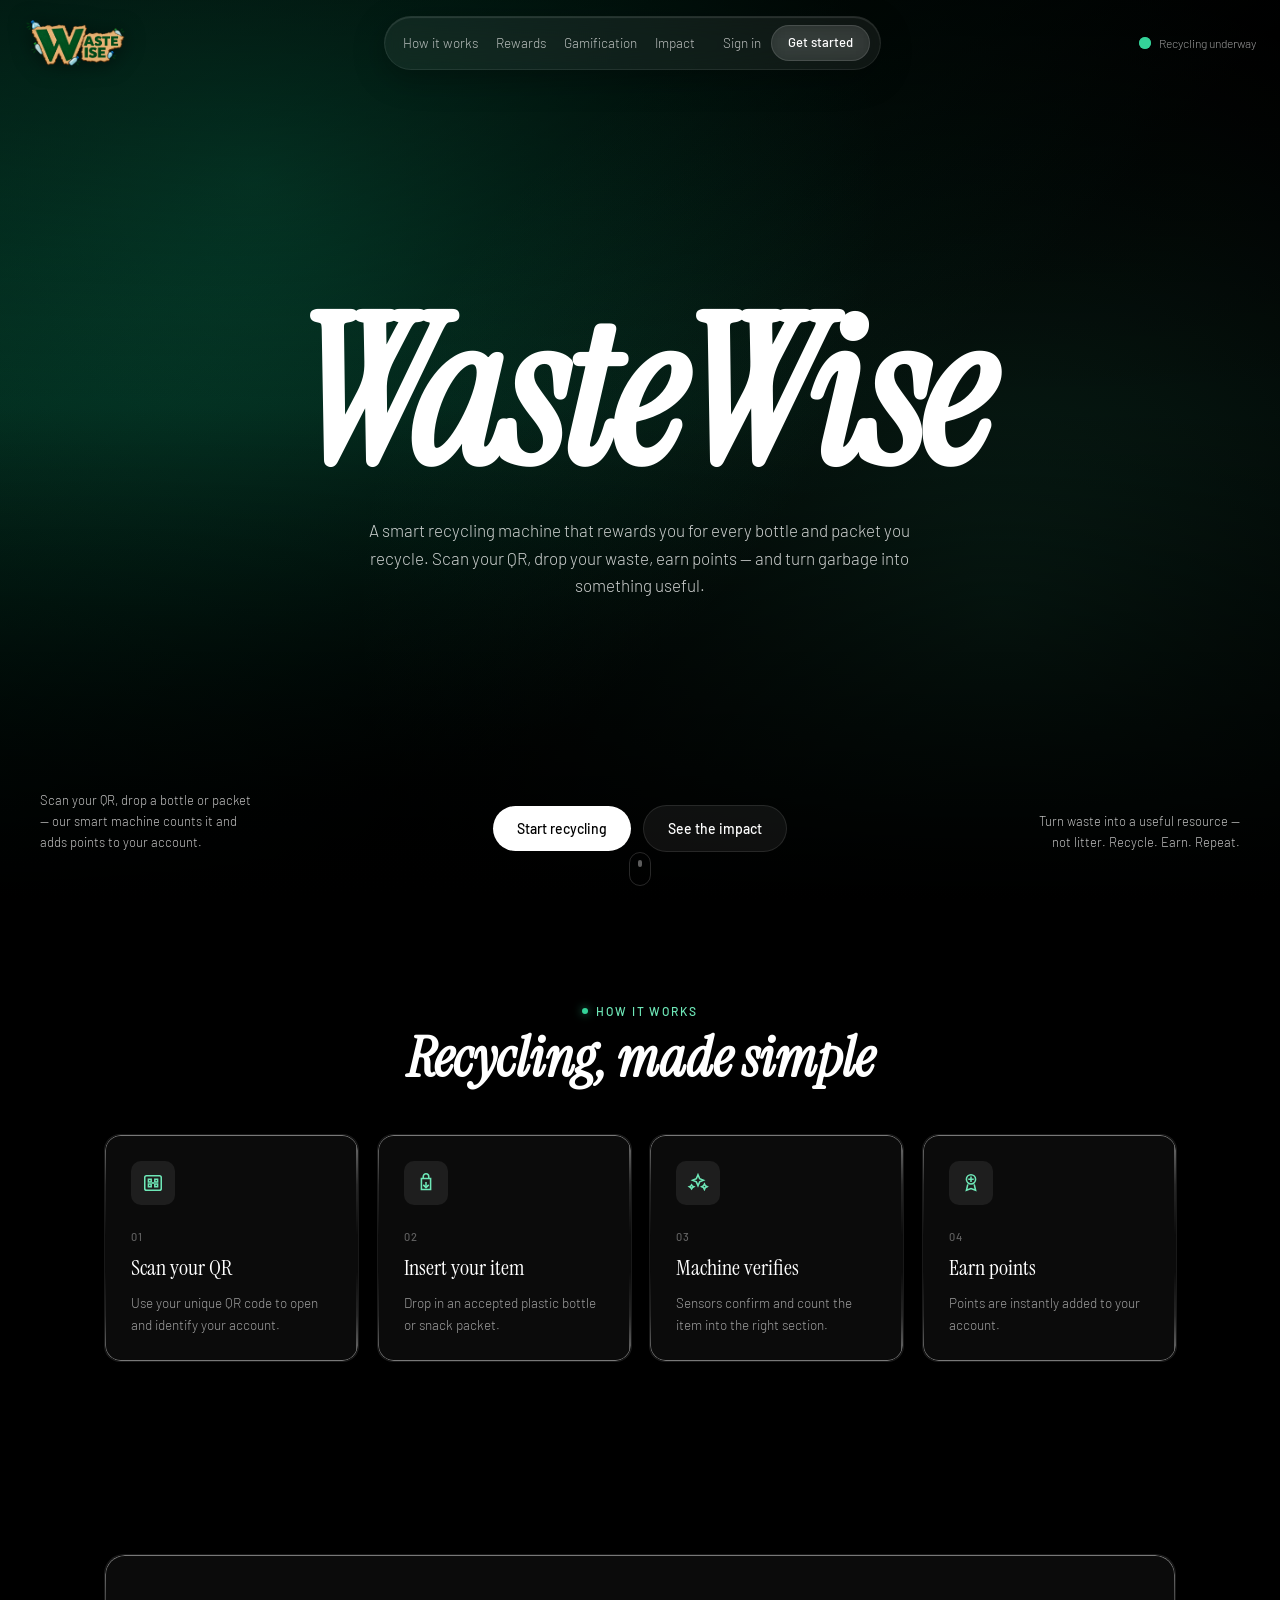
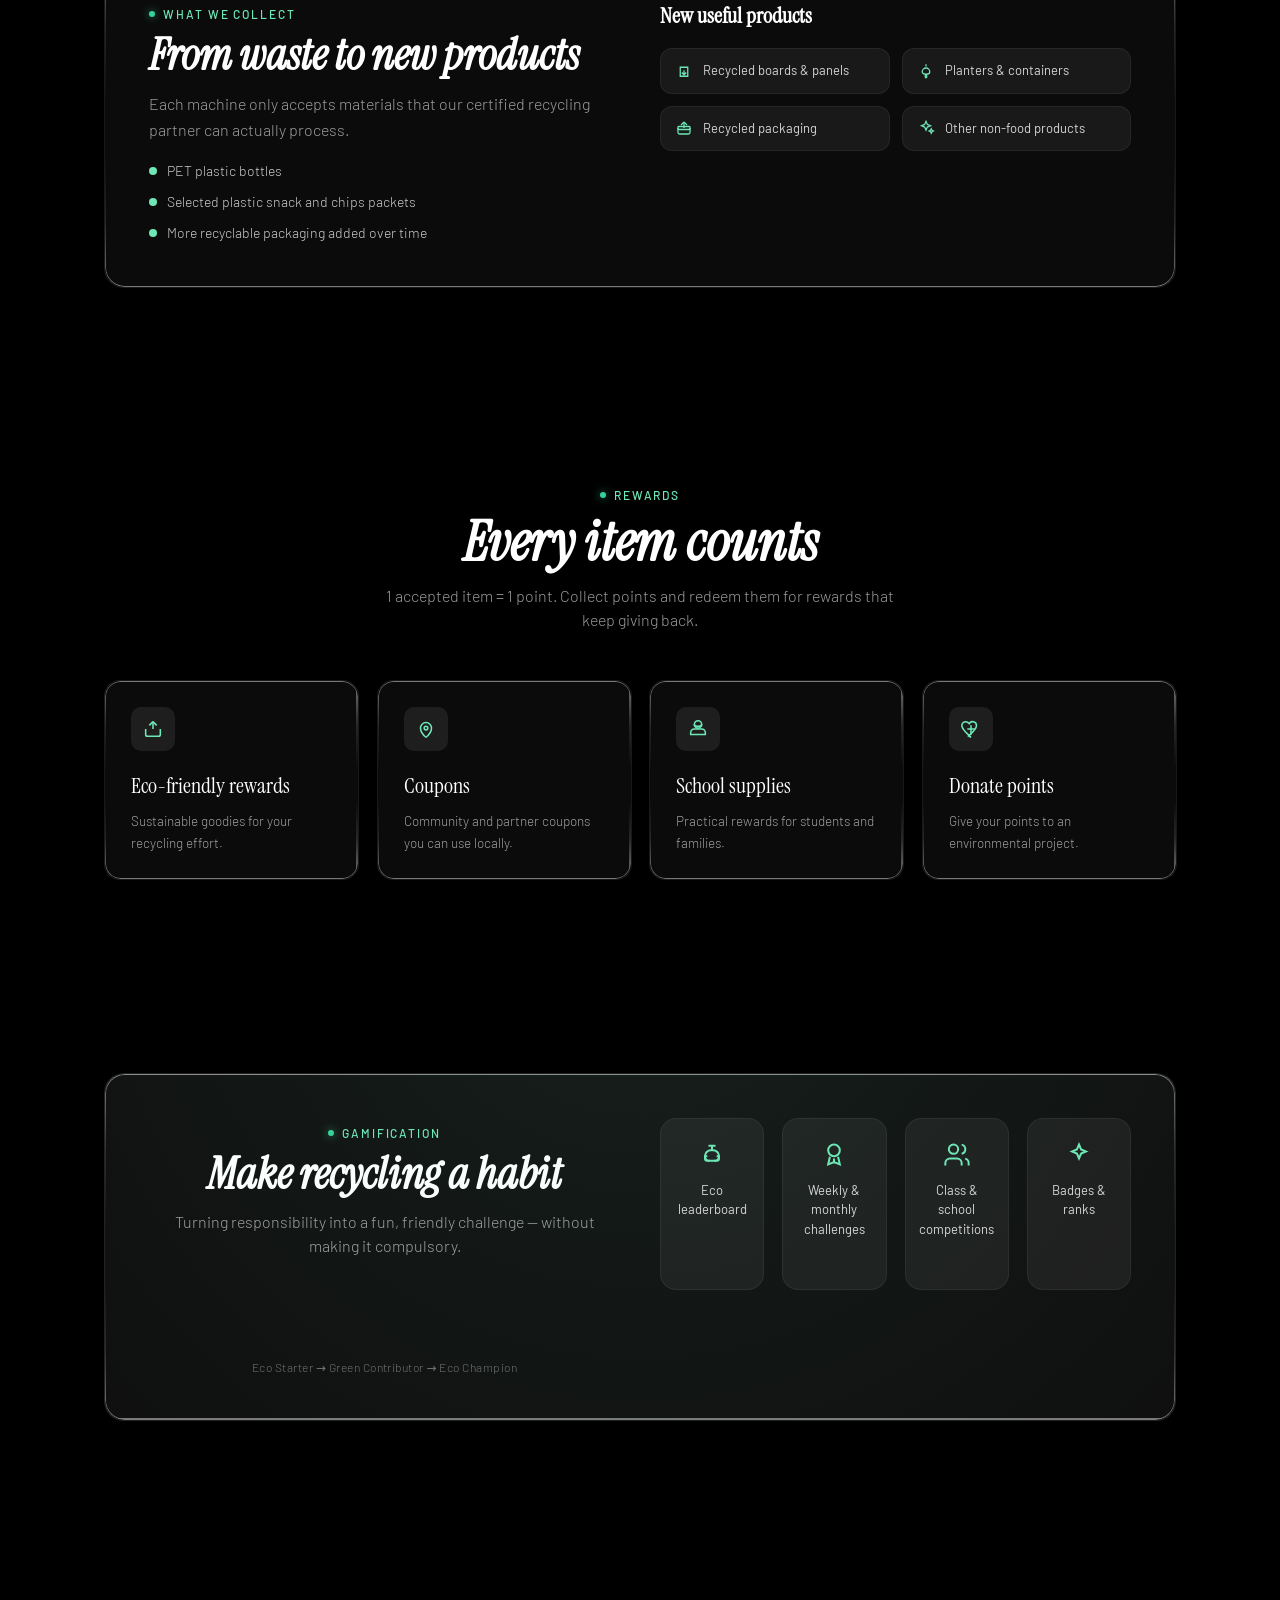
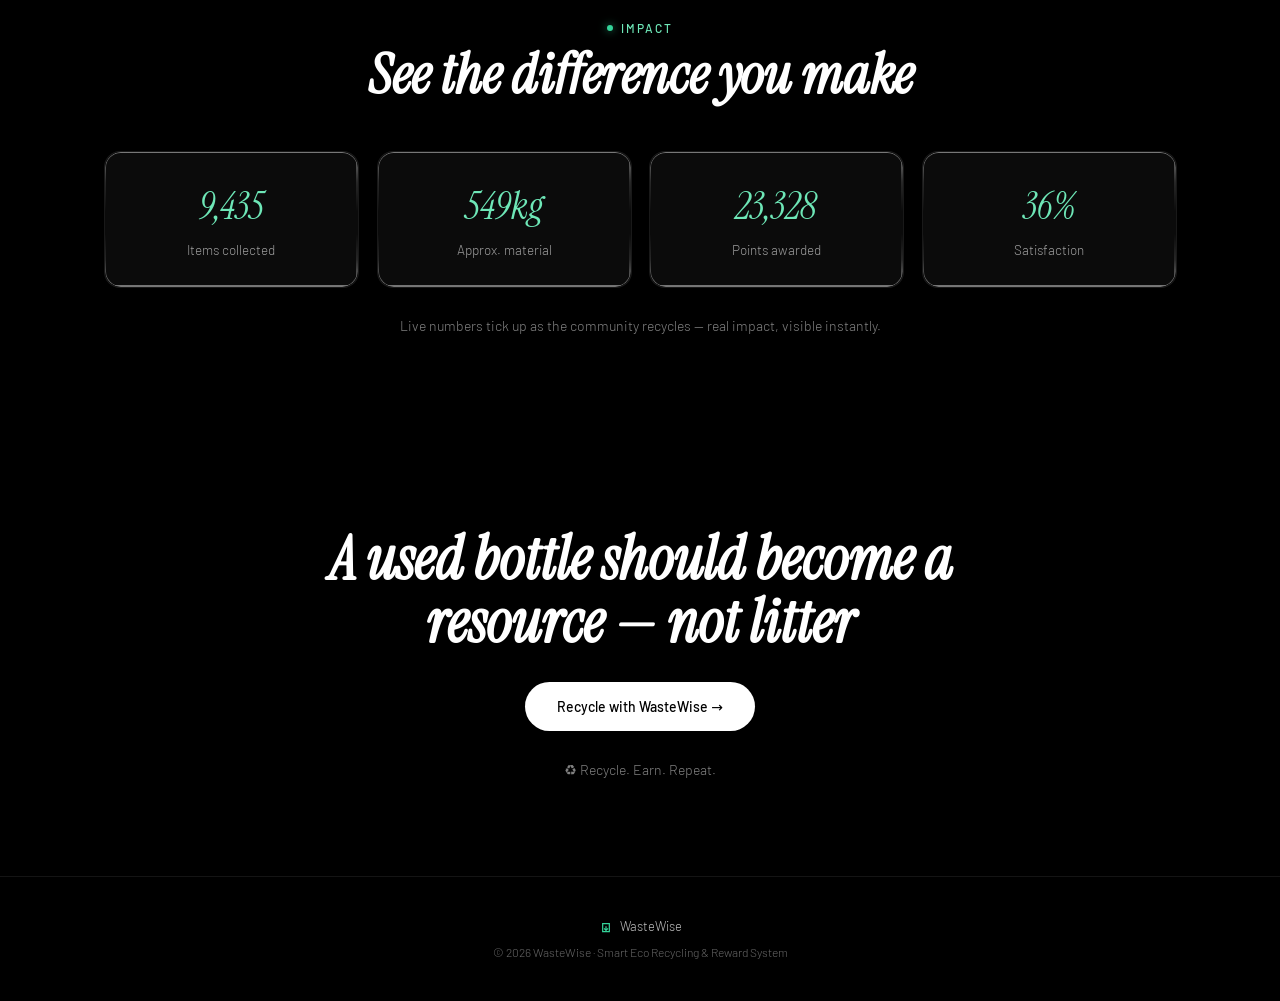
<file: frontend/index.html>
<!doctype html>
<html lang="en">
<head>
  <meta charset="UTF-8" />
  <meta name="viewport" content="width=device-width, initial-scale=1.0" />
  <title>WasteWise — Recycle. Earn. Repeat.</title>
  <meta name="description" content="A smart recycling machine that rewards you for every bottle and packet you recycle. Scan your QR, drop your waste, earn points." />
  <link rel="icon" type="image/jpeg" href="logo.jpeg" />
  <link rel="preconnect" href="https://fonts.googleapis.com">
  <link rel="preconnect" href="https://fonts.gstatic.com" crossorigin>
  <link href="https://fonts.googleapis.com/css2?family=Instrument+Serif:ital@0;1&family=Barlow:wght@300;400;500;600&display=swap" rel="stylesheet">
  <link rel="stylesheet" href="style.css" />
</head>
<body>
  <!-- Scroll progress - lightweight -->
  <div class="scroll-progress" id="scroll-progress" aria-hidden="true"></div>

  <!-- Background - static, no drift -->
  <div class="bg-fixed" aria-hidden="true">
    <div class="bg-gradient"></div>
    <div class="bg-radial-1"></div>
    <div class="bg-radial-2"></div>
    <div class="bg-vignette"></div>
  </div>

  <!-- Top Bar -->
  <header class="topbar">
    <a href="#" class="logo" aria-label="WasteWise home">
      <img src="logo.jpeg" alt="WasteWise logo — cardboard W ASTE ISE with bottles" width="220" height="74" />
    </a>

    <nav class="nav-pill" aria-label="Primary">
      <div class="nav-links">
        <a href="#how-it-works">How it works</a>
        <a href="#rewards">Rewards</a>
        <a href="#gamification">Gamification</a>
        <a href="#impact">Impact</a>
      </div>
      <div class="nav-actions">
        <a href="login.html" class="nav-signin">Sign in</a>
        <a href="login.html#register" class="btn btn-glass">Get started</a>
      </div>
      <button class="nav-toggle" aria-label="Open menu" aria-expanded="false">
        <span></span><span></span><span></span>
      </button>
    </nav>

    <div class="status">
      <span class="dot-wrap"><span class="dot-ping"></span><span class="dot"></span></span>
      <span class="status-text">Recycling underway</span>
    </div>
  </header>

  <!-- Mobile menu -->
  <div class="mobile-menu" id="mobile-menu">
    <a href="#how-it-works">How it works</a>
    <a href="#rewards">Rewards</a>
    <a href="#gamification">Gamification</a>
    <a href="#impact">Impact</a>
    <a href="login.html" class="mobile-cta">Get started</a>
  </div>

  <!-- Hero - lightweight, no floating/magnetic/char stagger -->
  <section class="hero" id="top">
    <div class="hero-inner" id="hero-title">
      <h1 class="hero-title">WasteWise</h1>
      <p class="hero-sub">
        A smart recycling machine that rewards you for every bottle and packet
        you recycle. Scan your QR, drop your waste, earn points — and turn
        garbage into something useful.
      </p>
    </div>

    <div class="hero-bottom" id="hero-bottom">
      <p class="hero-bottom-text left">
        Scan your QR, drop a bottle or packet — our smart machine counts it and
        adds points to your account.
      </p>

      <div class="hero-ctas">
        <a href="#how-it-works" class="btn btn-white"><span>Start recycling</span></a>
        <a href="#impact" class="btn btn-ghost">See the impact</a>
      </div>

      <p class="hero-bottom-text right">
        Turn waste into a useful resource — not litter. Recycle. Earn. Repeat.
      </p>
    </div>

    <a href="#how-it-works" class="scroll-hint" aria-label="Scroll down">
      <span class="scroll-mouse"><span class="scroll-wheel"></span></span>
    </a>
  </section>

  <!-- Content -->
  <main class="content">

    <!-- HOW IT WORKS -->
    <section id="how-it-works" class="section reveal">
      <div class="section-head">
        <span class="eyebrow"><span class="eyebrow-dot"></span> How it works</span>
        <h2>Recycling, made simple</h2>
      </div>
      <div class="grid-4 stagger">
        <article class="card">
          <div class="card-icon"><svg viewBox="0 0 24 24" fill="none" stroke="currentColor" stroke-width="1.7"><rect x="3" y="4" width="18" height="16" rx="2"/><path d="M7 8h3v3H7zM14 8h3v3h-3zM7 13h3v3H7zM14 13h3v3h-3z"/><circle cx="12" cy="12" r="1.2" fill="currentColor" stroke="none"/></svg></div>
          <span class="card-num">01</span>
          <h3>Scan your QR</h3>
          <p>Use your unique QR code to open and identify your account.</p>
        </article>
        <article class="card">
          <div class="card-icon"><svg viewBox="0 0 24 24" fill="none" stroke="currentColor" stroke-width="1.7"><path d="M7 19V7h10v12H7z"/><path d="M9 7V5a3 3 0 0 1 6 0v2"/><path d="M12 11v6"/><path d="M9 14l3 3 3-3"/></svg></div>
          <span class="card-num">02</span>
          <h3>Insert your item</h3>
          <p>Drop in an accepted plastic bottle or snack packet.</p>
        </article>
        <article class="card">
          <div class="card-icon"><svg viewBox="0 0 24 24" fill="none" stroke="currentColor" stroke-width="1.7"><path d="M12 3l1.8 4.2L18 9l-4.2 1.8L12 15l-1.8-4.2L6 9l4.2-1.8L12 3z"/><path d="M19 13l1 2 2 1-2 1-1 2-1-2-2-1 2-1 1-2z"/><path d="M5 14l1 1.5L7.5 16 6 17l-1 1.5L4 17 2.5 16 4 15.5 5 14z"/></svg></div>
          <span class="card-num">03</span>
          <h3>Machine verifies</h3>
          <p>Sensors confirm and count the item into the right section.</p>
        </article>
        <article class="card">
          <div class="card-icon"><svg viewBox="0 0 24 24" fill="none" stroke="currentColor" stroke-width="1.7"><circle cx="12" cy="8" r="5"/><path d="M8.5 13.5L7 20l5-2 5 2-1.5-6.5"/><path d="M9 8h6M12 5v6"/></svg></div>
          <span class="card-num">04</span>
          <h3>Earn points</h3>
          <p>Points are instantly added to your account.</p>
        </article>
      </div>
    </section>

    <!-- WHAT WE COLLECT -->
    <section id="collection" class="section reveal">
      <div class="panel">
        <div class="panel-left">
          <span class="eyebrow"><span class="eyebrow-dot"></span> What we collect</span>
          <h2>From waste to new products</h2>
          <p class="muted">Each machine only accepts materials that our certified recycling partner can actually process.</p>
          <ul class="checklist">
            <li><span class="dot-sm"></span> PET plastic bottles</li>
            <li><span class="dot-sm"></span> Selected plastic snack and chips packets</li>
            <li><span class="dot-sm"></span> More recyclable packaging added over time</li>
          </ul>
        </div>
        <div class="panel-right">
          <h3>New useful products</h3>
          <div class="mini-grid">
            <div class="mini-card"><svg viewBox="0 0 24 24" fill="none" stroke="currentColor" stroke-width="1.7"><path d="M7 19V7h10v12H7z"/><path d="M12 11v6M9 14l3 3 3-3"/></svg><span>Recycled boards &amp; panels</span></div>
            <div class="mini-card"><svg viewBox="0 0 24 24" fill="none" stroke="currentColor" stroke-width="1.7"><path d="M11 20a1 1 0 0 0 2 0v-1a3 3 0 0 0-3-3 3 3 0 0 1-3-3 5 5 0 0 1 10 0 3 3 0 0 1-3 3 3 3 0 0 0-3 3v1z"/><path d="M12 3v3"/></svg><span>Planters &amp; containers</span></div>
            <div class="mini-card"><svg viewBox="0 0 24 24" fill="none" stroke="currentColor" stroke-width="1.7"><path d="M20 12v6a2 2 0 0 1-2 2H6a2 2 0 0 1-2-2v-6"/><path d="M12 12V4"/><path d="M12 4l-4 4"/><path d="M12 4l4 4"/><rect x="4" y="10" width="16" height="4" rx="1"/></svg><span>Recycled packaging</span></div>
            <div class="mini-card"><svg viewBox="0 0 24 24" fill="none" stroke="currentColor" stroke-width="1.7"><path d="M12 3l1.8 4.2L18 9l-4.2 1.8L12 15l-1.8-4.2L6 9l4.2-1.8L12 3z"/><path d="M19 13l1 2 2 1-2 1-1 2-1-2-2-1 2-1 1-2z"/></svg><span>Other non-food products</span></div>
          </div>
        </div>
      </div>
    </section>

    <!-- REWARDS -->
    <section id="rewards" class="section reveal">
      <div class="section-head">
        <span class="eyebrow"><span class="eyebrow-dot"></span> Rewards</span>
        <h2>Every item counts</h2>
        <p class="section-desc">1 accepted item = 1 point. Collect points and redeem them for rewards that keep giving back.</p>
      </div>
      <div class="grid-4 stagger">
        <article class="card">
          <div class="card-icon"><svg viewBox="0 0 24 24" fill="none" stroke="currentColor" stroke-width="1.7"><path d="M20 12v6a2 2 0 0 1-2 2H6a2 2 0 0 1-2-2v-6"/><path d="M12 12V4"/><path d="M12 4l-4 4"/><path d="M12 4l4 4"/></svg></div>
          <h3>Eco-friendly rewards</h3>
          <p>Sustainable goodies for your recycling effort.</p>
        </article>
        <article class="card">
          <div class="card-icon"><svg viewBox="0 0 24 24" fill="none" stroke="currentColor" stroke-width="1.7"><path d="M12 21s-6-4.5-6-10a6 6 0 0 1 12 0c0 5.5-6 10-6 10z"/><circle cx="12" cy="11" r="2"/></svg></div>
          <h3>Coupons</h3>
          <p>Community and partner coupons you can use locally.</p>
        </article>
        <article class="card">
          <div class="card-icon"><svg viewBox="0 0 24 24" fill="none" stroke="currentColor" stroke-width="1.7"><path d="M4 16a4 4 0 0 1 4-4h8a4 4 0 0 1 4 4v2H4v-2z"/><circle cx="12" cy="7" r="4"/><path d="M8 7c0 1 1 2 4 2s4-1 4-2"/></svg></div>
          <h3>School supplies</h3>
          <p>Practical rewards for students and families.</p>
        </article>
        <article class="card">
          <div class="card-icon"><svg viewBox="0 0 24 24" fill="none" stroke="currentColor" stroke-width="1.7"><path d="M12 21l-1.4-1.3C5 14.8 2 11.9 2 8.3A4.3 4.3 0 0 1 6.3 4c1.4 0 2.8.9 3.7 2.1A4.3 4.3 0 0 1 18 8.3c0 3.6-3 6.5-8.6 11.4L12 21z"/><path d="M12 8v10"/><path d="M8 12h8"/></svg></div>
          <h3>Donate points</h3>
          <p>Give your points to an environmental project.</p>
        </article>
      </div>
    </section>

    <!-- GAMIFICATION -->
    <section id="gamification" class="section reveal">
      <div class="panel panel-strong">
        <div class="section-head" style="margin-bottom: 32px;">
          <span class="eyebrow"><span class="eyebrow-dot"></span> Gamification</span>
          <h2>Make recycling a habit</h2>
          <p class="section-desc">Turning responsibility into a fun, friendly challenge — without making it compulsory.</p>
        </div>
        <div class="grid-4 stagger">
          <div class="ghost-card"><svg viewBox="0 0 24 24" fill="none" stroke="currentColor" stroke-width="1.7"><path d="M6 13a5 5 0 0 1 5-5h2a5 5 0 0 1 5 5v2a2 2 0 0 1-2 2H8a2 2 0 0 1-2-2v-2z"/><path d="M8 13H6a4 4 0 0 0 4 4"/><path d="M16 13h2a4 4 0 0 1-4 4"/><path d="M12 8V4"/><path d="M9 4h6"/></svg><span>Eco leaderboard</span></div>
          <div class="ghost-card"><svg viewBox="0 0 24 24" fill="none" stroke="currentColor" stroke-width="1.7"><circle cx="12" cy="8" r="5"/><path d="M8.5 13.5L7 20l5-2 5 2-1.5-6.5"/><path d="M12 15v4"/></svg><span>Weekly &amp; monthly challenges</span></div>
          <div class="ghost-card"><svg viewBox="0 0 24 24" fill="none" stroke="currentColor" stroke-width="1.7"><path d="M16 21v-2a4 4 0 0 0-4-4H6a4 4 0 0 0-4 4v2"/><circle cx="9" cy="7" r="4"/><path d="M22 21v-2a4 4 0 0 0-3-3.9"/><path d="M16 3.1a4 4 0 0 1 0 7.8"/></svg><span>Class &amp; school competitions</span></div>
          <div class="ghost-card"><svg viewBox="0 0 24 24" fill="none" stroke="currentColor" stroke-width="1.7"><path d="M12 3l1.8 4.2L18 9l-4.2 1.8L12 15l-1.8-4.2L6 9l4.2-1.8L12 3z"/></svg><span>Badges &amp; ranks</span></div>
        </div>
        <p class="ranks">Eco Starter → Green Contributor → Eco Champion</p>
      </div>
    </section>

    <!-- IMPACT -->
    <section id="impact" class="section reveal">
      <div class="section-head">
        <span class="eyebrow"><span class="eyebrow-dot"></span> Impact</span>
        <h2>See the difference you make</h2>
      </div>
      <div class="grid-4 stats stagger">
        <div class="card stat"><div class="stat-value" data-target="12840" data-suffix="">0</div><p>Items collected</p></div>
        <div class="card stat"><div class="stat-value" data-target="864" data-suffix="kg">0</div><p>Approx. material</p></div>
        <div class="card stat"><div class="stat-value" data-target="45210" data-suffix="">0</div><p>Points awarded</p></div>
        <div class="card stat"><div class="stat-value" data-target="97" data-suffix="%">0</div><p>Satisfaction</p></div>
      </div>
      <p class="center-muted">Live numbers tick up as the community recycles — real impact, visible instantly.</p>
    </section>

    <!-- CTA -->
    <section class="section reveal cta">
      <h2>A used bottle should become a resource — not litter</h2>
      <div class="cta-row">
        <a href="#how-it-works" class="btn btn-white btn-large"><span>Recycle with WasteWise <span aria-hidden="true">→</span></span></a>
      </div>
      <p class="center-muted">♻️ Recycle. Earn. Repeat.</p>
    </section>

    <footer class="footer">
      <div class="footer-logo"><svg viewBox="0 0 24 24" width="16" height="16" fill="none" stroke="#34d399" stroke-width="1.8"><path d="M7 19V7h10v12H7z"/><path d="M12 11v6M9 14l3 3 3-3"/></svg> <span>WasteWise</span></div>
      <p>© <span id="year"></span> WasteWise · Smart Eco Recycling &amp; Reward System</p>
    </footer>

  </main>

  <script src="script.js"></script>
</body>
</html>
</file>
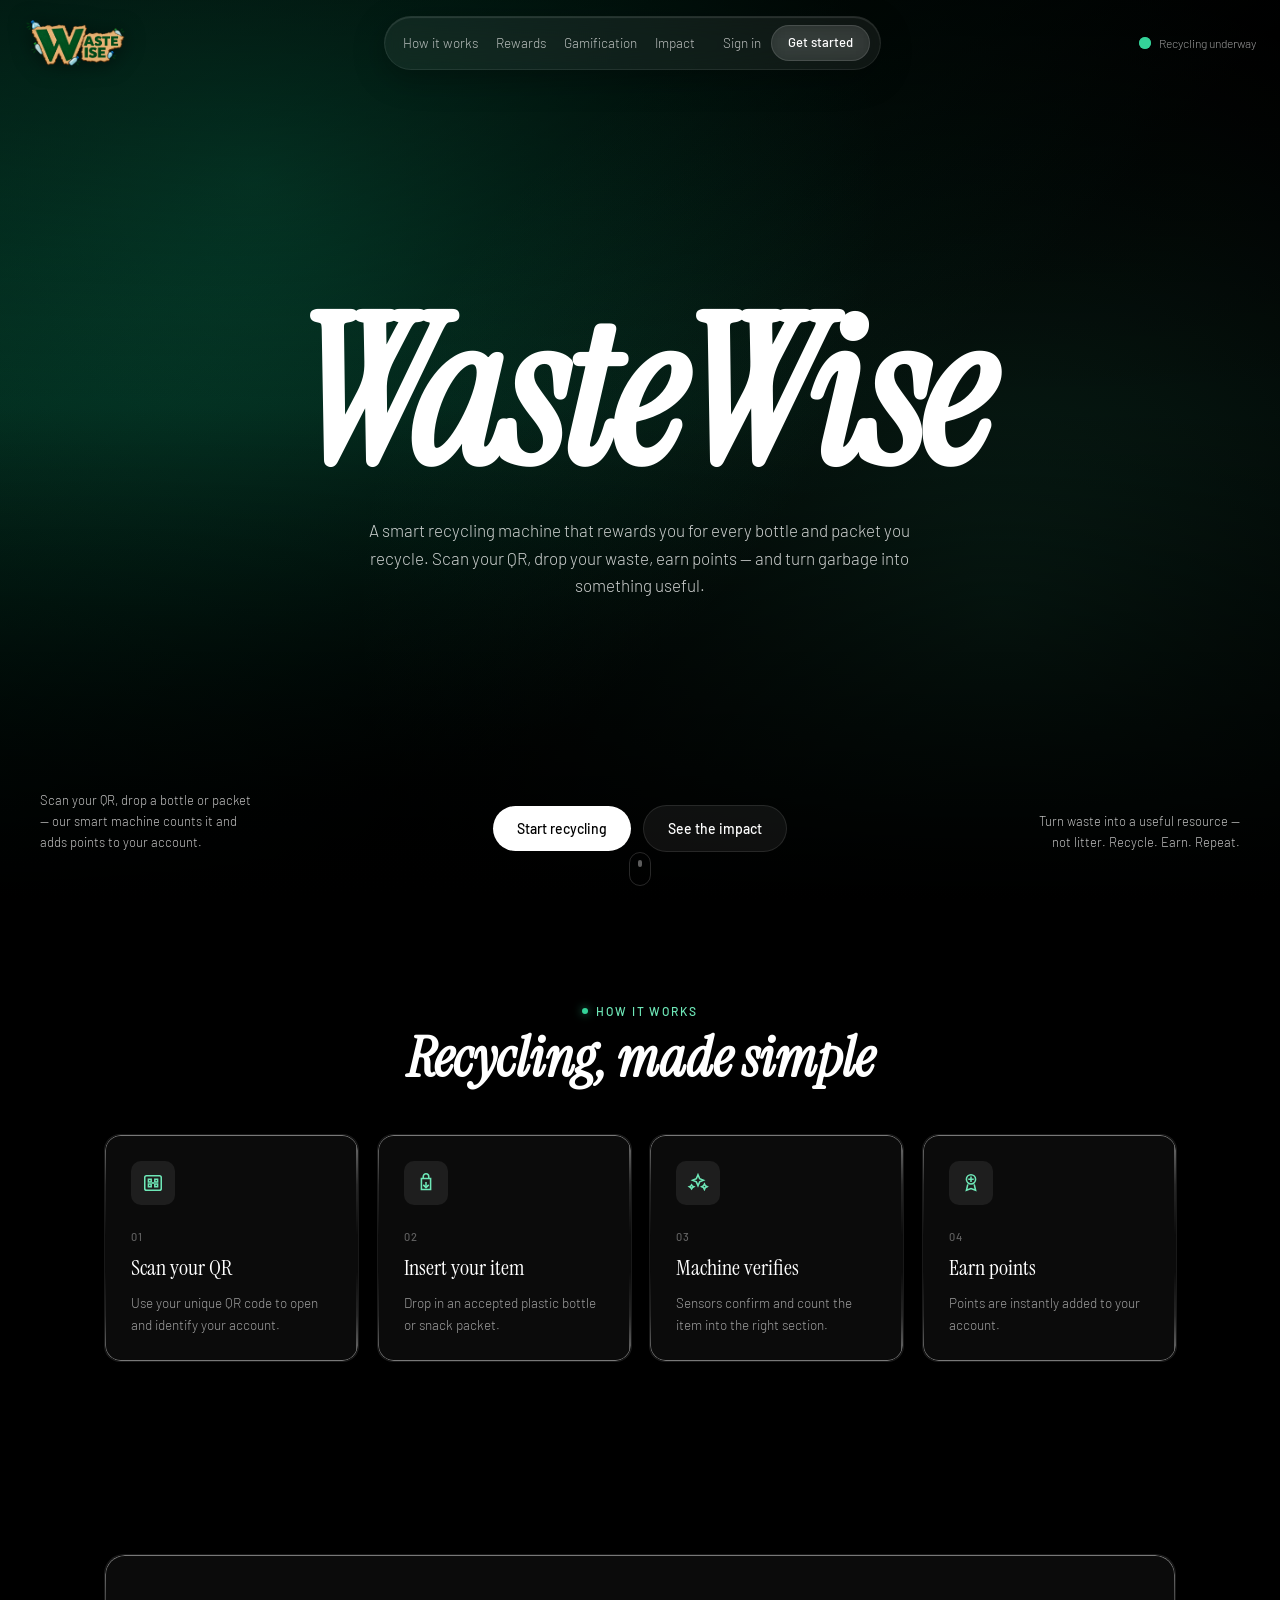
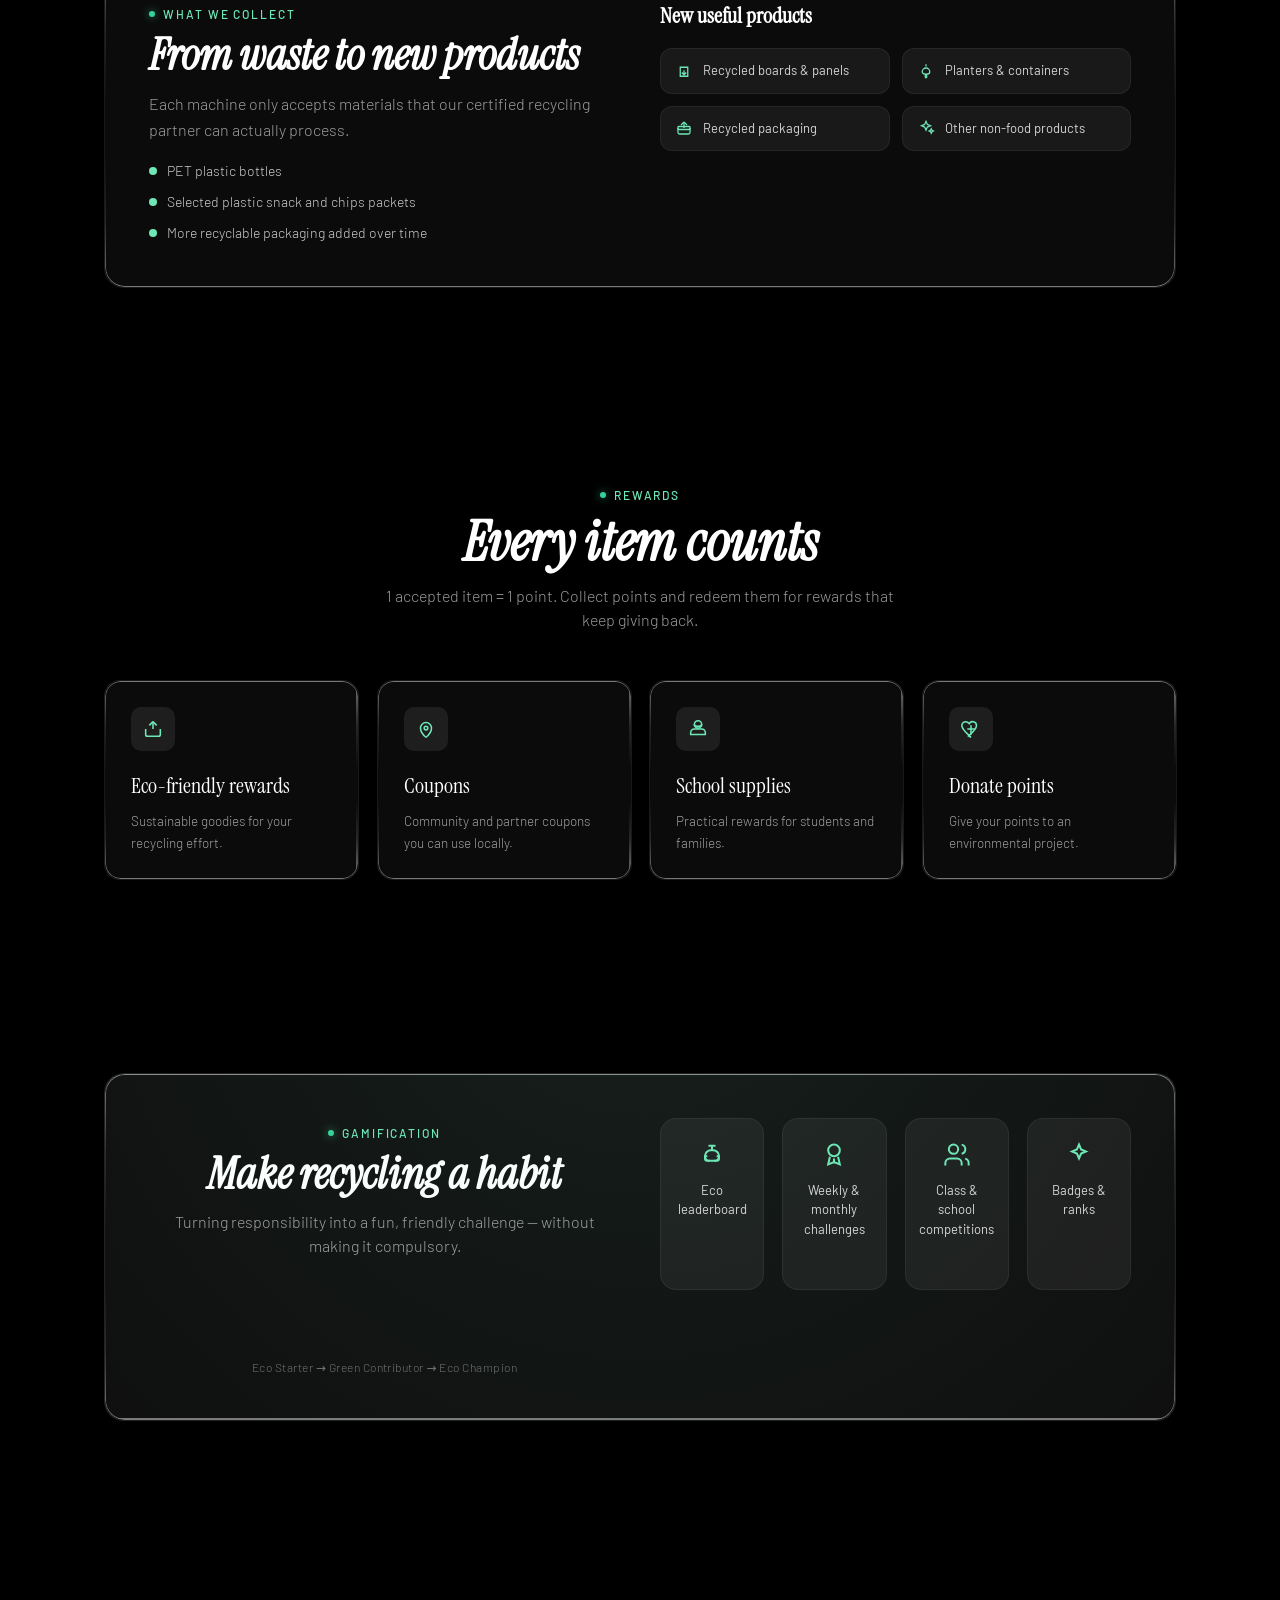
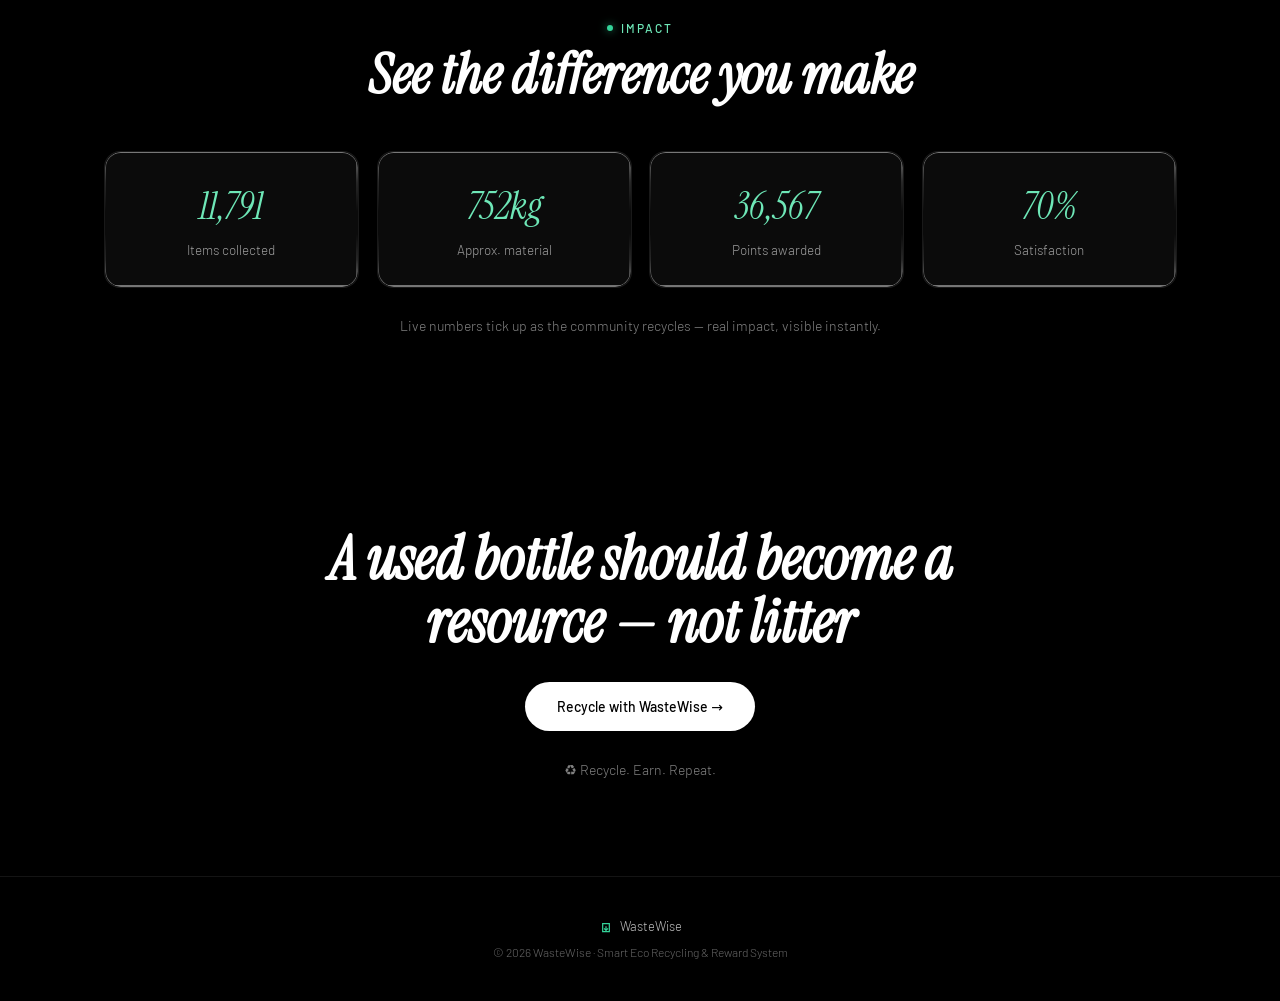
<file: site/index.html>
<!doctype html>
<html lang="en">
<head>
  <meta charset="UTF-8" />
  <meta name="viewport" content="width=device-width, initial-scale=1.0" />
  <title>WasteWise — Recycle. Earn. Repeat.</title>
  <meta name="description" content="A smart recycling machine that rewards you for every bottle and packet you recycle. Scan your QR, drop your waste, earn points." />
  <link rel="icon" type="image/jpeg" href="logo.jpeg" />
  <link rel="preconnect" href="https://fonts.googleapis.com">
  <link rel="preconnect" href="https://fonts.gstatic.com" crossorigin>
  <link href="https://fonts.googleapis.com/css2?family=Instrument+Serif:ital@0;1&family=Barlow:wght@300;400;500;600&display=swap" rel="stylesheet">
  <link rel="stylesheet" href="style.css" />
</head>
<body>
  <!-- Scroll progress - lightweight -->
  <div class="scroll-progress" id="scroll-progress" aria-hidden="true"></div>

  <!-- Background - static, no drift -->
  <div class="bg-fixed" aria-hidden="true">
    <div class="bg-gradient"></div>
    <div class="bg-radial-1"></div>
    <div class="bg-radial-2"></div>
    <div class="bg-vignette"></div>
  </div>

  <!-- Top Bar -->
  <header class="topbar">
    <a href="#" class="logo" aria-label="WasteWise home">
      <img src="logo.jpeg" alt="WasteWise logo — cardboard W ASTE ISE with bottles" width="220" height="74" />
    </a>

    <nav class="nav-pill" aria-label="Primary">
      <div class="nav-links">
        <a href="#how-it-works">How it works</a>
        <a href="#rewards">Rewards</a>
        <a href="#gamification">Gamification</a>
        <a href="#impact">Impact</a>
      </div>
      <div class="nav-actions">
        <a href="#" class="nav-signin">Sign in</a>
        <a href="#how-it-works" class="btn btn-glass">Get started</a>
      </div>
      <button class="nav-toggle" aria-label="Open menu" aria-expanded="false">
        <span></span><span></span><span></span>
      </button>
    </nav>

    <div class="status">
      <span class="dot-wrap"><span class="dot-ping"></span><span class="dot"></span></span>
      <span class="status-text">Recycling underway</span>
    </div>
  </header>

  <!-- Mobile menu -->
  <div class="mobile-menu" id="mobile-menu">
    <a href="#how-it-works">How it works</a>
    <a href="#rewards">Rewards</a>
    <a href="#gamification">Gamification</a>
    <a href="#impact">Impact</a>
    <a href="#" class="mobile-cta">Get started</a>
  </div>

  <!-- Hero - lightweight, no floating/magnetic/char stagger -->
  <section class="hero" id="top">
    <div class="hero-inner" id="hero-title">
      <h1 class="hero-title">WasteWise</h1>
      <p class="hero-sub">
        A smart recycling machine that rewards you for every bottle and packet
        you recycle. Scan your QR, drop your waste, earn points — and turn
        garbage into something useful.
      </p>
    </div>

    <div class="hero-bottom" id="hero-bottom">
      <p class="hero-bottom-text left">
        Scan your QR, drop a bottle or packet — our smart machine counts it and
        adds points to your account.
      </p>

      <div class="hero-ctas">
        <a href="#how-it-works" class="btn btn-white"><span>Start recycling</span></a>
        <a href="#impact" class="btn btn-ghost">See the impact</a>
      </div>

      <p class="hero-bottom-text right">
        Turn waste into a useful resource — not litter. Recycle. Earn. Repeat.
      </p>
    </div>

    <a href="#how-it-works" class="scroll-hint" aria-label="Scroll down">
      <span class="scroll-mouse"><span class="scroll-wheel"></span></span>
    </a>
  </section>

  <!-- Content -->
  <main class="content">

    <!-- HOW IT WORKS -->
    <section id="how-it-works" class="section reveal">
      <div class="section-head">
        <span class="eyebrow"><span class="eyebrow-dot"></span> How it works</span>
        <h2>Recycling, made simple</h2>
      </div>
      <div class="grid-4 stagger">
        <article class="card">
          <div class="card-icon"><svg viewBox="0 0 24 24" fill="none" stroke="currentColor" stroke-width="1.7"><rect x="3" y="4" width="18" height="16" rx="2"/><path d="M7 8h3v3H7zM14 8h3v3h-3zM7 13h3v3H7zM14 13h3v3h-3z"/><circle cx="12" cy="12" r="1.2" fill="currentColor" stroke="none"/></svg></div>
          <span class="card-num">01</span>
          <h3>Scan your QR</h3>
          <p>Use your unique QR code to open and identify your account.</p>
        </article>
        <article class="card">
          <div class="card-icon"><svg viewBox="0 0 24 24" fill="none" stroke="currentColor" stroke-width="1.7"><path d="M7 19V7h10v12H7z"/><path d="M9 7V5a3 3 0 0 1 6 0v2"/><path d="M12 11v6"/><path d="M9 14l3 3 3-3"/></svg></div>
          <span class="card-num">02</span>
          <h3>Insert your item</h3>
          <p>Drop in an accepted plastic bottle or snack packet.</p>
        </article>
        <article class="card">
          <div class="card-icon"><svg viewBox="0 0 24 24" fill="none" stroke="currentColor" stroke-width="1.7"><path d="M12 3l1.8 4.2L18 9l-4.2 1.8L12 15l-1.8-4.2L6 9l4.2-1.8L12 3z"/><path d="M19 13l1 2 2 1-2 1-1 2-1-2-2-1 2-1 1-2z"/><path d="M5 14l1 1.5L7.5 16 6 17l-1 1.5L4 17 2.5 16 4 15.5 5 14z"/></svg></div>
          <span class="card-num">03</span>
          <h3>Machine verifies</h3>
          <p>Sensors confirm and count the item into the right section.</p>
        </article>
        <article class="card">
          <div class="card-icon"><svg viewBox="0 0 24 24" fill="none" stroke="currentColor" stroke-width="1.7"><circle cx="12" cy="8" r="5"/><path d="M8.5 13.5L7 20l5-2 5 2-1.5-6.5"/><path d="M9 8h6M12 5v6"/></svg></div>
          <span class="card-num">04</span>
          <h3>Earn points</h3>
          <p>Points are instantly added to your account.</p>
        </article>
      </div>
    </section>

    <!-- WHAT WE COLLECT -->
    <section id="collection" class="section reveal">
      <div class="panel">
        <div class="panel-left">
          <span class="eyebrow"><span class="eyebrow-dot"></span> What we collect</span>
          <h2>From waste to new products</h2>
          <p class="muted">Each machine only accepts materials that our certified recycling partner can actually process.</p>
          <ul class="checklist">
            <li><span class="dot-sm"></span> PET plastic bottles</li>
            <li><span class="dot-sm"></span> Selected plastic snack and chips packets</li>
            <li><span class="dot-sm"></span> More recyclable packaging added over time</li>
          </ul>
        </div>
        <div class="panel-right">
          <h3>New useful products</h3>
          <div class="mini-grid">
            <div class="mini-card"><svg viewBox="0 0 24 24" fill="none" stroke="currentColor" stroke-width="1.7"><path d="M7 19V7h10v12H7z"/><path d="M12 11v6M9 14l3 3 3-3"/></svg><span>Recycled boards &amp; panels</span></div>
            <div class="mini-card"><svg viewBox="0 0 24 24" fill="none" stroke="currentColor" stroke-width="1.7"><path d="M11 20a1 1 0 0 0 2 0v-1a3 3 0 0 0-3-3 3 3 0 0 1-3-3 5 5 0 0 1 10 0 3 3 0 0 1-3 3 3 3 0 0 0-3 3v1z"/><path d="M12 3v3"/></svg><span>Planters &amp; containers</span></div>
            <div class="mini-card"><svg viewBox="0 0 24 24" fill="none" stroke="currentColor" stroke-width="1.7"><path d="M20 12v6a2 2 0 0 1-2 2H6a2 2 0 0 1-2-2v-6"/><path d="M12 12V4"/><path d="M12 4l-4 4"/><path d="M12 4l4 4"/><rect x="4" y="10" width="16" height="4" rx="1"/></svg><span>Recycled packaging</span></div>
            <div class="mini-card"><svg viewBox="0 0 24 24" fill="none" stroke="currentColor" stroke-width="1.7"><path d="M12 3l1.8 4.2L18 9l-4.2 1.8L12 15l-1.8-4.2L6 9l4.2-1.8L12 3z"/><path d="M19 13l1 2 2 1-2 1-1 2-1-2-2-1 2-1 1-2z"/></svg><span>Other non-food products</span></div>
          </div>
        </div>
      </div>
    </section>

    <!-- REWARDS -->
    <section id="rewards" class="section reveal">
      <div class="section-head">
        <span class="eyebrow"><span class="eyebrow-dot"></span> Rewards</span>
        <h2>Every item counts</h2>
        <p class="section-desc">1 accepted item = 1 point. Collect points and redeem them for rewards that keep giving back.</p>
      </div>
      <div class="grid-4 stagger">
        <article class="card">
          <div class="card-icon"><svg viewBox="0 0 24 24" fill="none" stroke="currentColor" stroke-width="1.7"><path d="M20 12v6a2 2 0 0 1-2 2H6a2 2 0 0 1-2-2v-6"/><path d="M12 12V4"/><path d="M12 4l-4 4"/><path d="M12 4l4 4"/></svg></div>
          <h3>Eco-friendly rewards</h3>
          <p>Sustainable goodies for your recycling effort.</p>
        </article>
        <article class="card">
          <div class="card-icon"><svg viewBox="0 0 24 24" fill="none" stroke="currentColor" stroke-width="1.7"><path d="M12 21s-6-4.5-6-10a6 6 0 0 1 12 0c0 5.5-6 10-6 10z"/><circle cx="12" cy="11" r="2"/></svg></div>
          <h3>Coupons</h3>
          <p>Community and partner coupons you can use locally.</p>
        </article>
        <article class="card">
          <div class="card-icon"><svg viewBox="0 0 24 24" fill="none" stroke="currentColor" stroke-width="1.7"><path d="M4 16a4 4 0 0 1 4-4h8a4 4 0 0 1 4 4v2H4v-2z"/><circle cx="12" cy="7" r="4"/><path d="M8 7c0 1 1 2 4 2s4-1 4-2"/></svg></div>
          <h3>School supplies</h3>
          <p>Practical rewards for students and families.</p>
        </article>
        <article class="card">
          <div class="card-icon"><svg viewBox="0 0 24 24" fill="none" stroke="currentColor" stroke-width="1.7"><path d="M12 21l-1.4-1.3C5 14.8 2 11.9 2 8.3A4.3 4.3 0 0 1 6.3 4c1.4 0 2.8.9 3.7 2.1A4.3 4.3 0 0 1 18 8.3c0 3.6-3 6.5-8.6 11.4L12 21z"/><path d="M12 8v10"/><path d="M8 12h8"/></svg></div>
          <h3>Donate points</h3>
          <p>Give your points to an environmental project.</p>
        </article>
      </div>
    </section>

    <!-- GAMIFICATION -->
    <section id="gamification" class="section reveal">
      <div class="panel panel-strong">
        <div class="section-head" style="margin-bottom: 32px;">
          <span class="eyebrow eyebrow-center"><span class="eyebrow-dot"></span> Gamification</span>
          <h2>Make recycling a habit</h2>
          <p class="section-desc">Turning responsibility into a fun, friendly challenge — without making it compulsory.</p>
        </div>
        <div class="grid-4 stagger">
          <div class="ghost-card"><svg viewBox="0 0 24 24" fill="none" stroke="currentColor" stroke-width="1.7"><path d="M6 13a5 5 0 0 1 5-5h2a5 5 0 0 1 5 5v2a2 2 0 0 1-2 2H8a2 2 0 0 1-2-2v-2z"/><path d="M8 13H6a4 4 0 0 0 4 4"/><path d="M16 13h2a4 4 0 0 1-4 4"/><path d="M12 8V4"/><path d="M9 4h6"/></svg><span>Eco leaderboard</span></div>
          <div class="ghost-card"><svg viewBox="0 0 24 24" fill="none" stroke="currentColor" stroke-width="1.7"><circle cx="12" cy="8" r="5"/><path d="M8.5 13.5L7 20l5-2 5 2-1.5-6.5"/><path d="M12 15v4"/></svg><span>Weekly &amp; monthly challenges</span></div>
          <div class="ghost-card"><svg viewBox="0 0 24 24" fill="none" stroke="currentColor" stroke-width="1.7"><path d="M16 21v-2a4 4 0 0 0-4-4H6a4 4 0 0 0-4 4v2"/><circle cx="9" cy="7" r="4"/><path d="M22 21v-2a4 4 0 0 0-3-3.9"/><path d="M16 3.1a4 4 0 0 1 0 7.8"/></svg><span>Class &amp; school competitions</span></div>
          <div class="ghost-card"><svg viewBox="0 0 24 24" fill="none" stroke="currentColor" stroke-width="1.7"><path d="M12 3l1.8 4.2L18 9l-4.2 1.8L12 15l-1.8-4.2L6 9l4.2-1.8L12 3z"/></svg><span>Badges &amp; ranks</span></div>
        </div>
        <p class="ranks">Eco Starter → Green Contributor → Eco Champion</p>
      </div>
    </section>

    <!-- IMPACT -->
    <section id="impact" class="section reveal">
      <div class="section-head">
        <span class="eyebrow"><span class="eyebrow-dot"></span> Impact</span>
        <h2>See the difference you make</h2>
      </div>
      <div class="grid-4 stats stagger">
        <div class="card stat"><div class="stat-value" data-target="12840" data-suffix="">0</div><p>Items collected</p></div>
        <div class="card stat"><div class="stat-value" data-target="864" data-suffix="kg">0</div><p>Approx. material</p></div>
        <div class="card stat"><div class="stat-value" data-target="45210" data-suffix="">0</div><p>Points awarded</p></div>
        <div class="card stat"><div class="stat-value" data-target="97" data-suffix="%">0</div><p>Satisfaction</p></div>
      </div>
      <p class="center-muted">Live numbers tick up as the community recycles — real impact, visible instantly.</p>
    </section>

    <!-- CTA -->
    <section class="section reveal cta">
      <h2>A used bottle should become a resource — not litter</h2>
      <div class="cta-row">
        <a href="#how-it-works" class="btn btn-white btn-large"><span>Recycle with WasteWise <span aria-hidden="true">→</span></span></a>
      </div>
      <p class="center-muted">♻️ Recycle. Earn. Repeat.</p>
    </section>

    <footer class="footer">
      <div class="footer-logo"><svg viewBox="0 0 24 24" width="16" height="16" fill="none" stroke="#34d399" stroke-width="1.8"><path d="M7 19V7h10v12H7z"/><path d="M12 11v6M9 14l3 3 3-3"/></svg> <span>WasteWise</span></div>
      <p>© <span id="year"></span> WasteWise · Smart Eco Recycling &amp; Reward System</p>
    </footer>

  </main>

  <script src="script.js"></script>
</body>
</html>
</file>
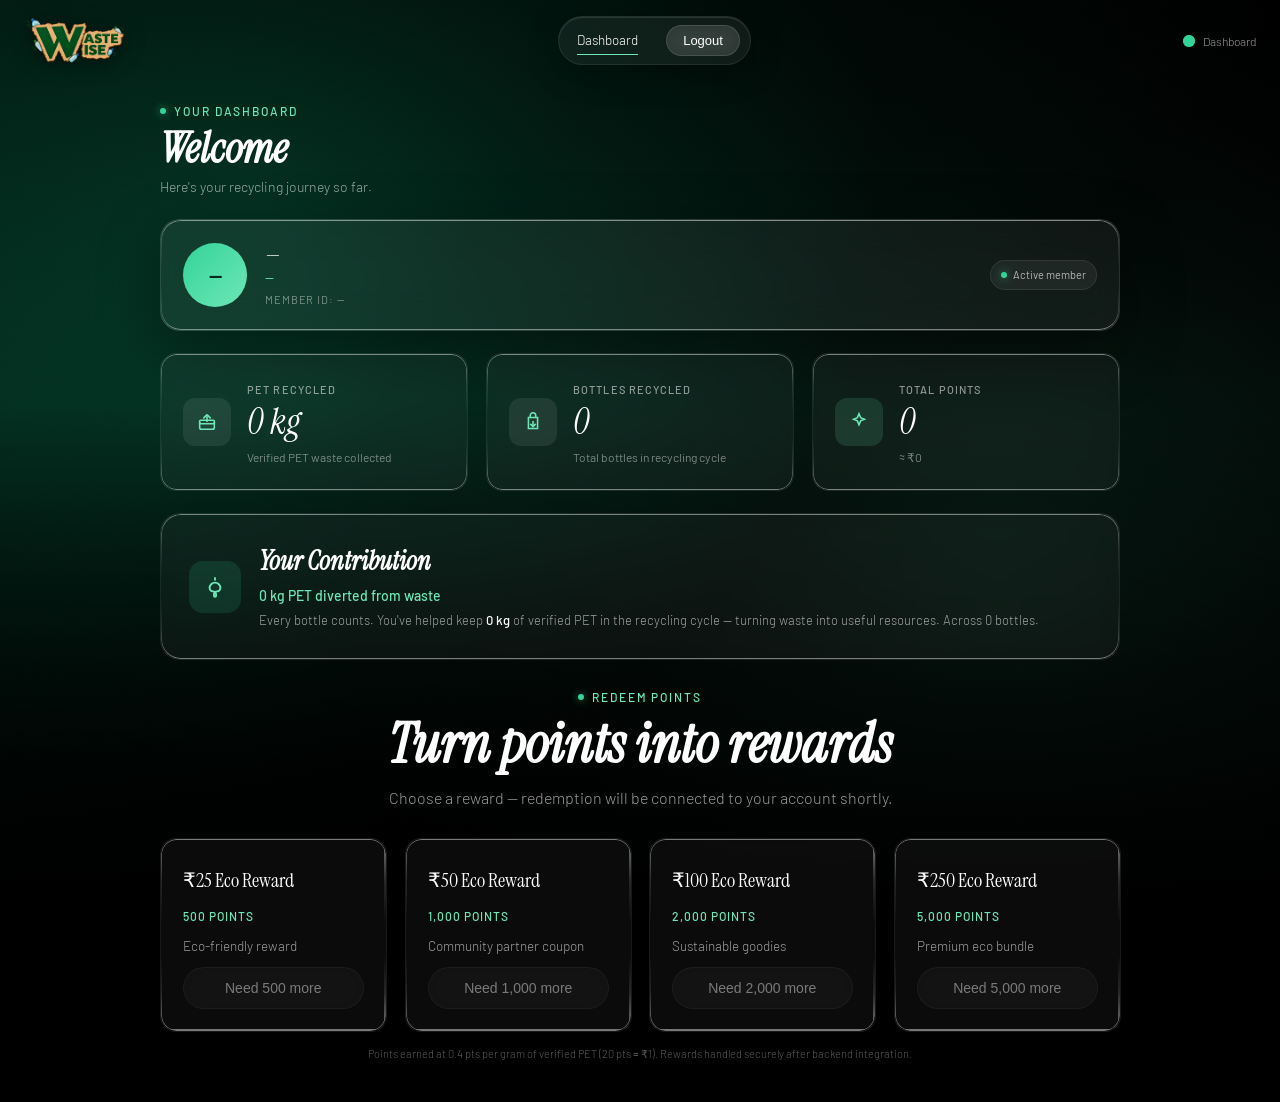
<file: frontend/dashboard.html>
<!doctype html>
<html lang="en">
<head>
  <meta charset="UTF-8" />
  <meta name="viewport" content="width=device-width, initial-scale=1.0" />
  <title>WasteWise — Dashboard</title>
  <meta name="description" content="Your WasteWise dashboard — bottles recycled, points, contribution and rewards." />
  <link rel="icon" type="image/jpeg" href="logo.jpeg" />
  <link rel="preconnect" href="https://fonts.googleapis.com">
  <link rel="preconnect" href="https://fonts.gstatic.com" crossorigin>
  <link href="https://fonts.googleapis.com/css2?family=Instrument+Serif:ital@0;1&family=Barlow:wght@300;400;500;600&display=swap" rel="stylesheet">
  <link rel="stylesheet" href="style.css" />
</head>
<body class="dashboard-page">
  <div class="bg-fixed" aria-hidden="true">
    <div class="bg-gradient"></div>
    <div class="bg-radial-1"></div>
    <div class="bg-radial-2"></div>
    <div class="bg-vignette"></div>
  </div>

  <header class="topbar">
    <a href="index.html" class="logo" aria-label="WasteWise home">
      <img src="logo.jpeg" alt="WasteWise logo" width="220" height="74" />
    </a>
    <nav class="nav-pill" aria-label="Primary">
      <div class="nav-links">
        <a href="dashboard.html" class="active">Dashboard</a>
      </div>
      <div class="nav-actions">
        <button id="logout-btn" class="btn btn-glass">Logout</button>
      </div>
      <button class="nav-toggle" aria-label="Open menu" aria-expanded="false"><span></span><span></span><span></span></button>
    </nav>
    <div class="status">
      <span class="dot-wrap"><span class="dot-ping"></span><span class="dot"></span></span>
      <span class="status-text">Dashboard</span>
    </div>
  </header>

  <div class="mobile-menu" id="mobile-menu">
    <a href="dashboard.html">Dashboard</a>
    <button id="logout-btn-mobile" class="btn btn-white" style="width:100%;margin-top:4px;">Logout</button>
  </div>

  <main class="dashboard-wrap">
    <div class="dashboard-inner">
      <div class="dash-welcome">
        <p class="eyebrow"><span class="eyebrow-dot"></span> Your Dashboard</p>
        <h1 id="welcome-title">Welcome back, Ishan</h1>
        <p class="welcome-sub">Here's your recycling journey so far.</p>
      </div>

      <!-- Profile Card -->
      <section class="dash-profile" aria-label="User profile">
        <div class="profile-avatar" aria-hidden="true" id="profile-avatar">—</div>
        <div class="profile-info">
          <h2 id="profile-name">—</h2>
          <a id="profile-email" href="mailto:" class="profile-email">—</a>
          <span id="profile-id" class="profile-id">Member ID: —</span>
        </div>
        <div class="profile-badge">
          <span class="badge-dot"></span> Active member
        </div>
      </section>

      <!-- Stats -->
      <section class="dash-stats" aria-label="Statistics">
        <article class="card dash-stat">
          <div class="dash-stat-icon">
            <svg viewBox="0 0 24 24" fill="none" stroke="currentColor" stroke-width="1.7"><path d="M20 12v6a2 2 0 0 1-2 2H6a2 2 0 0 1-2-2v-6"/><path d="M12 12V4"/><path d="M12 4l-4 4"/><path d="M12 4l4 4"/><rect x="4" y="10" width="16" height="4" rx="1"/></svg>
          </div>
          <div class="dash-stat-body">
            <span class="dash-stat-label">PET Recycled</span>
            <div class="dash-stat-value" id="stat-pet">—</div>
            <span class="dash-stat-sub">Verified PET waste collected</span>
          </div>
        </article>
        <article class="card dash-stat">
          <div class="dash-stat-icon">
            <svg viewBox="0 0 24 24" fill="none" stroke="currentColor" stroke-width="1.7"><path d="M7 19V7h10v12H7z"/><path d="M9 7V5a3 3 0 0 1 6 0v2"/><path d="M12 11v6"/><path d="M9 14l3 3 3-3"/></svg>
          </div>
          <div class="dash-stat-body">
            <span class="dash-stat-label">Bottles Recycled</span>
            <div class="dash-stat-value" id="stat-bottles">—</div>
            <span class="dash-stat-sub">Total bottles in recycling cycle</span>
          </div>
        </article>
        <article class="card dash-stat">
          <div class="dash-stat-icon points">
            <svg viewBox="0 0 24 24" fill="none" stroke="currentColor" stroke-width="1.7"><path d="M12 3l1.8 4.2L18 9l-4.2 1.8L12 15l-1.8-4.2L6 9l4.2-1.8L12 3z"/></svg>
          </div>
          <div class="dash-stat-body">
            <span class="dash-stat-label">Total Points</span>
            <div class="dash-stat-value" id="stat-points">—</div>
            <span class="dash-stat-sub" id="stat-rupee">—</span>
          </div>
        </article>
      </section>

      <!-- Contribution -->
      <section class="panel dash-contrib" aria-label="Your contribution">
        <div class="contrib-icon" aria-hidden="true">
          <svg viewBox="0 0 24 24" fill="none" stroke="currentColor" stroke-width="1.7"><path d="M11 20a1 1 0 0 0 2 0v-1a3 3 0 0 0-3-3 3 3 0 0 1-3-3 5 5 0 0 1 10 0 3 3 0 0 1-3 3 3 3 0 0 0-3 3v1z"/><path d="M12 3v3"/></svg>
        </div>
        <div class="contrib-text">
          <h2>Your Contribution</h2>
          <p class="contrib-main" id="contrib-main">— PET diverted from waste</p>
          <p class="contrib-sub">Every bottle counts. You've helped keep <strong id="contrib-count">—</strong> of verified PET in the recycling cycle — turning waste into useful resources. <span id="contrib-detail"></span></p>
        </div>
      </section>

      <!-- Redeem -->
      <section class="dash-redeem" aria-label="Redeem points">
        <div class="section-head" style="margin-bottom:28px;">
          <span class="eyebrow"><span class="eyebrow-dot"></span> Redeem Points</span>
          <h2>Turn points into rewards</h2>
          <p class="section-desc">Choose a reward — redemption will be connected to your account shortly.</p>
        </div>
        <div class="redeem-grid" id="redeem-grid">
          <!-- injected by dashboard.js -->
        </div>
        <p class="redeem-note">Points earned at 0.4 pts per gram of verified PET (20 pts = ₹1). Rewards handled securely after backend integration.</p>
      </section>
    </div>
  </main>

  <!-- Redeem Modal -->
  <div id="redeem-modal" class="modal" hidden>
    <div class="modal-backdrop" id="modal-backdrop"></div>
    <div class="modal-card" role="dialog" aria-modal="true" aria-labelledby="modal-title">
      <h3 id="modal-title">Redemption coming soon</h3>
      <p id="modal-msg">Redemption functionality will be connected to your account shortly.</p>
      <button id="modal-close" class="btn btn-white">Got it</button>
    </div>
  </div>

  <script src="config.js"></script>
  <script src="dashboard.js"></script>
</body>
</html>
</file>
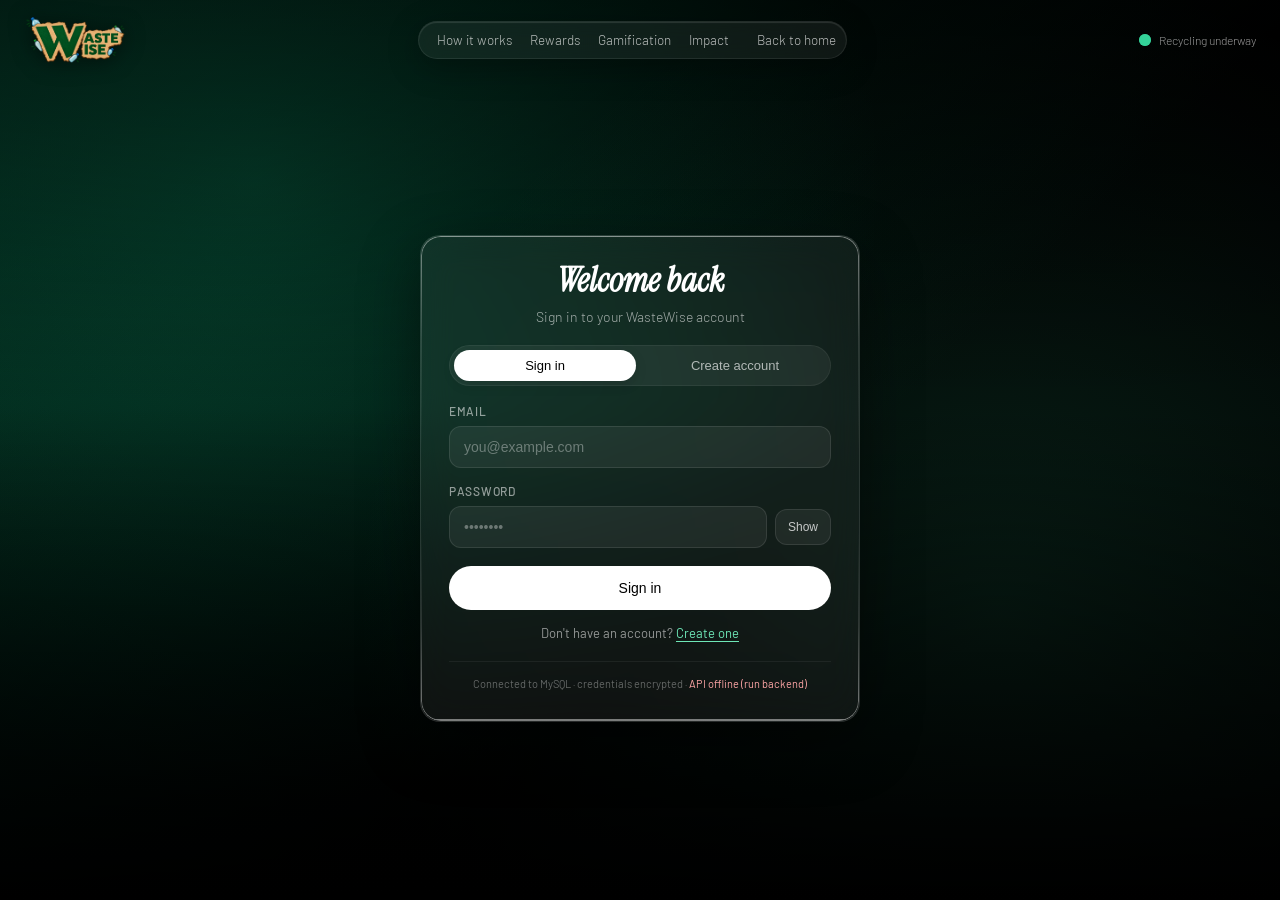
<file: frontend/login.html>
<!doctype html>
<html lang="en">
<head>
  <meta charset="UTF-8" />
  <meta name="viewport" content="width=device-width, initial-scale=1.0" />
  <title>WasteWise — Sign in</title>
  <meta name="description" content="Sign in to WasteWise to start recycling and earning points." />
  <link rel="icon" type="image/jpeg" href="logo.jpeg" />
  <link rel="preconnect" href="https://fonts.googleapis.com">
  <link rel="preconnect" href="https://fonts.gstatic.com" crossorigin>
  <link href="https://fonts.googleapis.com/css2?family=Instrument+Serif:ital@0;1&family=Barlow:wght@300;400;500;600&display=swap" rel="stylesheet">
  <link rel="stylesheet" href="style.css" />
</head>
<body class="auth-page">
  <div class="bg-fixed" aria-hidden="true">
    <div class="bg-gradient"></div>
    <div class="bg-radial-1"></div>
    <div class="bg-radial-2"></div>
    <div class="bg-vignette"></div>
  </div>

  <header class="topbar">
    <a href="index.html" class="logo" aria-label="WasteWise home">
      <img src="logo.jpeg" alt="WasteWise logo" width="220" height="74" />
    </a>
    <nav class="nav-pill" aria-label="Primary">
      <div class="nav-links">
        <a href="index.html#how-it-works">How it works</a>
        <a href="index.html#rewards">Rewards</a>
        <a href="index.html#gamification">Gamification</a>
        <a href="index.html#impact">Impact</a>
      </div>
      <div class="nav-actions">
        <a href="index.html" class="nav-signin">Back to home</a>
      </div>
      <button class="nav-toggle" aria-label="Open menu" aria-expanded="false"><span></span><span></span><span></span></button>
    </nav>
    <div class="status">
      <span class="dot-wrap"><span class="dot-ping"></span><span class="dot"></span></span>
      <span class="status-text">Recycling underway</span>
    </div>
  </header>

  <div class="mobile-menu" id="mobile-menu">
    <a href="index.html#how-it-works">How it works</a>
    <a href="index.html#rewards">Rewards</a>
    <a href="index.html#gamification">Gamification</a>
    <a href="index.html#impact">Impact</a>
    <a href="index.html" class="mobile-cta">Back to home</a>
  </div>

  <main class="auth-wrap">
    <div class="auth-card">
      <div class="auth-head">
        <h1 id="auth-title">Welcome back</h1>
        <p id="auth-sub">Sign in to your WasteWise account</p>
      </div>

      <div class="auth-tabs" role="tablist">
        <button class="auth-tab active" data-tab="login" role="tab" aria-selected="true">Sign in</button>
        <button class="auth-tab" data-tab="register" role="tab" aria-selected="false">Create account</button>
      </div>

      <div id="auth-alert" class="auth-alert" role="alert" hidden></div>

      <!-- Login Form -->
      <form id="form-login" class="auth-form active" novalidate>
        <label class="field">
          <span>Email</span>
          <input type="email" name="email" autocomplete="email" placeholder="you@example.com" required />
        </label>
        <label class="field">
          <span>Password</span>
          <div class="input-with-action">
            <input type="password" name="password" autocomplete="current-password" placeholder="••••••••" required />
            <button type="button" class="toggle-pass" aria-label="Show password">Show</button>
          </div>
        </label>
        <button type="submit" class="btn btn-white btn-large auth-submit" id="login-btn"><span>Sign in</span></button>
        <p class="auth-foot">Don't have an account? <button type="button" class="link-btn" data-switch="register">Create one</button></p>
      </form>

      <!-- Register Form -->
      <form id="form-register" class="auth-form" novalidate>
        <label class="field">
          <span>Full name</span>
          <input type="text" name="name" autocomplete="name" placeholder="Aarav Sharma" required minlength="2" />
        </label>
        <label class="field">
          <span>Email</span>
          <input type="email" name="email" autocomplete="email" placeholder="you@example.com" required />
        </label>
        <label class="field">
          <span>Password</span>
          <div class="input-with-action">
            <input type="password" name="password" autocomplete="new-password" placeholder="At least 6 characters" required minlength="6" />
            <button type="button" class="toggle-pass" aria-label="Show password">Show</button>
          </div>
          <small class="hint">Min 6 characters. Stored hashed with BCrypt.</small>
        </label>
        <button type="submit" class="btn btn-white btn-large auth-submit" id="register-btn"><span>Create account</span></button>
        <p class="auth-foot">Already have an account? <button type="button" class="link-btn" data-switch="login">Sign in</button></p>
      </form>

      <p class="auth-meta">Connected to MySQL · credentials encrypted · <span id="api-status" class="api-status">checking…</span></p>
    </div>
  </main>

  <script src="config.js"></script>
  <script src="auth.js"></script>
</body>
</html>
</file>
<file: frontend/style.css>
/* WasteWise — pure HTML/CSS — animated edition */
* { box-sizing: border-box; margin: 0; padding: 0; }
html { scroll-behavior: smooth; scroll-padding-top: 80px; }
body {
  font-family: 'Barlow', system-ui, sans-serif;
  background: #000;
  color: #fff;
  overflow-x: hidden;
  line-height: 1.5;
}
a { color: inherit; text-decoration: none; }
img { display: block; max-width: 100%; }

/* Scroll progress - lightweight, no spotlight */
.scroll-progress {
  position: fixed; top: 0; left: 0; height: 2px; width: 0%;
  background: linear-gradient(90deg, #34d399, #6ee7b7, #a7f3d0);
  z-index: 100; transition: width .08s linear;
}

/* Background - static, no orb drift (was heavy) */
.bg-fixed { position: fixed; inset: 0; z-index: 0; pointer-events: none; }
.bg-gradient { position: absolute; inset: 0; background: linear-gradient(135deg, #022c1e 0%, #000 60%, #000 100%); }
.bg-radial-1 { position: absolute; inset: 0; background: radial-gradient(circle at 20% 20%, rgba(16,185,129,0.25), transparent 50%); }
.bg-radial-2 { position: absolute; inset: 0; background: radial-gradient(circle at 78% 68%, rgba(52,211,153,0.15), transparent 55%); }
.bg-vignette { position: absolute; inset: 0; background: linear-gradient(to bottom, rgba(0,0,0,0.55), transparent 45%, #000); }

/* Topbar - no entrance bounce, static */
.topbar {
  position: fixed; top: 0; left: 0; right: 0; z-index: 50;
  display: flex; align-items: center; justify-content: space-between;
  padding: 16px 24px; pointer-events: none;
}
.logo, .nav-pill, .status { pointer-events: auto; }
.logo img {
  height: 42px; width: auto; object-fit: contain;
  filter: drop-shadow(0 2px 10px rgba(0,0,0,0.5));
  border-radius: 6px;
}
@media (min-width: 768px) { .logo img { height: 48px; } }

/* Nav pill — liquid glass */
.nav-pill {
  display: none; align-items: center; gap: 20px;
  padding: 8px 10px 8px 18px; border-radius: 999px;
  background: rgba(255,255,255,0.06);
  backdrop-filter: blur(12px); -webkit-backdrop-filter: blur(12px);
  box-shadow: inset 0 1px 1px rgba(255,255,255,0.12), 0 8px 32px rgba(0,0,0,0.3);
  border: 1px solid rgba(255,255,255,0.08);
}
@media (min-width: 900px) { .nav-pill { display: flex; } }
.nav-links { display: flex; gap: 18px; }
.nav-links a { font-size: 13.5px; font-weight: 300; color: rgba(255,255,255,0.7); transition: color .2s, transform .2s; position: relative; }
.nav-links a::after { content:""; position:absolute; left:0; right:0; bottom:-4px; height:1px; background: #6ee7b7; transform: scaleX(0); transition: transform .25s; transform-origin: left; }
.nav-links a:hover { color: #fff; transform: translateY(-1px); }
.nav-links a:hover::after { transform: scaleX(1); }
.nav-actions { display: flex; align-items: center; gap: 10px; margin-left: 8px; }
.nav-signin { font-size: 13.5px; font-weight: 300; color: rgba(255,255,255,0.7); }
.nav-signin:hover { color: #fff; }

.btn { display: inline-flex; align-items: center; justify-content: center; gap: 8px; font-weight: 500; border-radius: 999px; cursor: pointer; transition: all .2s; border: none; position: relative; overflow: hidden; }
.btn-glass { font-size: 13px; padding: 7px 16px; background: rgba(255,255,255,0.10); color: #fff; border: 1px solid rgba(255,255,255,0.12); backdrop-filter: blur(8px); }
.btn-glass:hover { background: rgba(255,255,255,0.16); transform: scale(1.03); }
.btn-white { background: #fff; color: #000; padding: 12px 24px; font-size: 14px; border-radius: 999px; }
.btn-white:hover { transform: scale(1.03); box-shadow: 0 0 20px 4px rgba(255,255,255,0.18); }
.btn:active { transform: scale(0.97); }
.btn-ghost { background: rgba(255,255,255,0.06); backdrop-filter: blur(12px); border: 1px solid rgba(255,255,255,0.10); color: #fff; padding: 12px 24px; font-size: 14px; }
.btn-ghost:hover { background: rgba(255,255,255,0.12); transform: scale(1.03); }
.btn-large { padding: 14px 32px; font-size: 14px; }

.nav-toggle { display: none; flex-direction: column; gap: 4px; background: none; border: none; cursor: pointer; padding: 6px; }
.nav-toggle span { display: block; width: 20px; height: 2px; background: #fff; border-radius: 2px; transition: transform .25s, opacity .25s; }

/* Status - keep ping only, no glow */
.status { display: flex; align-items: center; gap: 8px; }
.dot-wrap { position: relative; width: 12px; height: 12px; display: inline-flex; }
.dot-ping { position: absolute; inset: 0; border-radius: 50%; background: #34d399; opacity: 0.75; animation: ping 1.6s cubic-bezier(0,0,0.2,1) infinite; }
.dot { position: relative; width: 12px; height: 12px; border-radius: 50%; background: #34d399; }
.status-text { font-size: 12px; font-weight: 300; color: rgba(255,255,255,0.6); }
@keyframes ping { 75%,100% { transform: scale(2.2); opacity: 0; } }

.mobile-menu { display: none; position: fixed; top: 64px; left: 12px; right: 12px; z-index: 49; background: rgba(12,12,12,0.92); backdrop-filter: blur(20px); border: 1px solid rgba(255,255,255,0.08); border-radius: 16px; padding: 16px; flex-direction: column; gap: 12px; animation: menuIn .25s ease; }
@keyframes menuIn { from{opacity:0; transform: translateY(-8px) scale(.98)} to{opacity:1; transform: translateY(0) scale(1)} }
.mobile-menu.open { display: flex; }
.mobile-menu a { padding: 10px 12px; border-radius: 10px; color: rgba(255,255,255,0.8); }
.mobile-menu a:hover { background: rgba(255,255,255,0.08); color: #fff; }
.mobile-cta { background: #fff !important; color: #000 !important; text-align: center; font-weight: 600; }

@media (max-width: 899px) {
  .nav-pill { display: flex; padding: 8px 10px; }
  .nav-links, .nav-actions .nav-signin, .nav-actions .btn-glass { display: none; }
  .nav-toggle { display: flex; }
  .status-text { display: none; }
}

/* Hero - lightweight: single fade, no char stagger / float / nudge */
.hero { position: relative; height: 100vh; height: 100dvh; display: flex; flex-direction: column; align-items: center; justify-content: center; overflow: hidden; z-index: 1; padding: 0 16px; }
.hero-inner { display: flex; flex-direction: column; align-items: center; justify-content: center; text-align: center; will-change: transform, opacity; }
.hero-title {
  font-family: 'Instrument Serif', serif; font-style: italic;
  font-size: clamp(56px, 16vw, 260px); line-height: 0.92; letter-spacing: -0.02em; color: #fff;
  opacity: 0; transform: translateY(14px);
  transition: opacity .8s ease, transform .8s ease;
}
.hero-title.in { opacity: 1; transform: translateY(0); }
.hero-sub {
  max-width: 560px; margin-top: 28px;
  font-weight: 300; font-size: clamp(14px, 2.2vw, 17px);
  line-height: 1.6; color: rgba(255,255,255,0.80);
  opacity: 0; transform: translateY(10px);
  transition: opacity .8s ease .2s, transform .8s ease .2s;
}
.hero-sub.in { opacity: 1; transform: translateY(0); }

.hero-bottom { position: absolute; bottom: 48px; left: 0; right: 0; display: flex; align-items: flex-end; justify-content: space-between; padding: 0 40px; gap: 16px; will-change: transform, opacity; }
.hero-bottom-text { font-size: 13px; font-weight: 300; color: rgba(255,255,255,0.75); max-width: 220px; line-height: 1.6; opacity: 0; transform: translateY(8px); transition: opacity .6s ease .35s, transform .6s ease .35s; }
.hero-bottom-text.in { opacity: 1; transform: translateY(0); }
.hero-bottom-text.right { text-align: right; }
.hero-ctas { position: absolute; left: 50%; bottom: 0; transform: translateX(-50%); display: flex; gap: 12px; align-items: center; }
.scroll-hint { position: absolute; bottom: 14px; left: 50%; transform: translateX(-50%); opacity: 0.45; }
.scroll-mouse { display: block; width: 22px; height: 34px; border: 1.5px solid rgba(255,255,255,0.35); border-radius: 999px; position: relative; }
.scroll-wheel { position: absolute; left: 50%; top: 7px; width: 4px; height: 7px; background: rgba(255,255,255,0.8); border-radius: 999px; transform: translateX(-50%); animation: wheel 1.6s ease-in-out infinite; }
@keyframes wheel { 0% { transform: translate(-50%,0); opacity:1 } 60% { transform: translate(-50%,8px); opacity:0 } 100% { transform: translate(-50%,8px); opacity:0 } }

@media (max-width: 860px) {
  .hero-bottom { flex-direction: column; align-items: center; padding: 0 20px; bottom: 28px; gap: 18px; }
  .hero-bottom-text { max-width: 320px; text-align: center !important; }
  .hero-ctas { position: static; transform: none; }
  .scroll-hint { display: none; }
}

/* Liquid glass helpers */
.card, .panel, .ghost-card, .mini-card { position: relative; overflow: hidden; }
.card::before, .panel::before {
  content:""; position:absolute; inset:0; border-radius: inherit; padding:1.2px;
  background: linear-gradient(180deg, rgba(255,255,255,0.45) 0%, rgba(255,255,255,0.12) 22%, transparent 45%, transparent 60%, rgba(255,255,255,0.12) 80%, rgba(255,255,255,0.45) 100%);
  -webkit-mask: linear-gradient(#fff 0 0) content-box, linear-gradient(#fff 0 0);
  -webkit-mask-composite: xor; mask-composite: exclude;
  pointer-events: none;
}

/* Content */
.content { position: relative; z-index: 1; }
.section { padding: 96px 24px; max-width: 1120px; margin: 0 auto; }
@media (max-width: 640px) { .section { padding: 64px 16px; } }
.section-head { text-align: center; margin-bottom: 48px; }
.eyebrow {
  display: inline-flex; align-items: center; gap: 8px;
  font-size: 12px; letter-spacing: 0.16em; text-transform: uppercase; font-weight: 500; color: #6ee7b7;
}
.eyebrow-dot { width: 6px; height: 6px; border-radius: 50%; background: #34d399; box-shadow: 0 0 8px rgba(52,211,153,0.7); animation: dotPulse 1.8s ease-in-out infinite; }
@keyframes dotPulse { 0%,100%{transform:scale(1); opacity:1} 50%{transform:scale(1.5); opacity:0.7} }
.section-head h2 { font-family: 'Instrument Serif', serif; font-style: italic; font-size: clamp(32px, 6vw, 56px); margin-top: 10px; line-height: 1; }
.section-desc { margin-top: 14px; color: rgba(255,255,255,0.6); font-weight: 300; max-width: 520px; margin-left: auto; margin-right: auto; }

/* Grids */
.grid-4 { display: grid; grid-template-columns: repeat(4,1fr); gap: 18px; }
@media (max-width: 1024px) { .grid-4 { grid-template-columns: repeat(2,1fr); } }
@media (max-width: 560px) { .grid-4 { grid-template-columns: 1fr; } }

.card {
  background: rgba(255,255,255,0.045);
  backdrop-filter: blur(6px); -webkit-backdrop-filter: blur(6px);
  border: 1px solid rgba(255,255,255,0.06);
  border-radius: 16px; padding: 26px;
  transition: transform .35s cubic-bezier(.22,1,.36,1), box-shadow .35s, border-color .35s, background .35s;
  will-change: transform;
}
.card:hover { transform: translateY(-6px) scale(1.015); box-shadow: 0 16px 40px rgba(0,0,0,0.35), 0 0 0 1px rgba(110,231,183,0.08); border-color: rgba(110,231,183,0.18); background: rgba(255,255,255,0.06); }
.card-icon {
  width: 44px; height: 44px; border-radius: 10px;
  background: rgba(255,255,255,0.08);
  display: grid; place-items: center; margin-bottom: 18px; color: #6ee7b7;
  transition: transform .35s, background .35s; position: relative;
}
.card:hover .card-icon { transform: rotate(-6deg) scale(1.08); background: rgba(110,231,183,0.16); }
.card-icon svg { width: 22px; height: 22px; }
.card-num { font-size: 11px; color: rgba(255,255,255,0.35); font-weight: 500; letter-spacing: 0.08em; }
.card h3 { font-family: 'Instrument Serif', serif; font-size: 22px; margin: 4px 0 8px; font-weight: 400; }
.card p { font-size: 13.5px; color: rgba(255,255,255,0.6); font-weight: 300; line-height: 1.6; }

/* Stagger children when parent revealed */
.stagger > * { opacity: 0; transform: translateY(16px); }
.reveal.in .stagger > * { animation: staggerIn .6s cubic-bezier(.22,1,.36,1) forwards; }
.reveal.in .stagger > *:nth-child(1){animation-delay:.05s} .reveal.in .stagger > *:nth-child(2){animation-delay:.12s} .reveal.in .stagger > *:nth-child(3){animation-delay:.19s} .reveal.in .stagger > *:nth-child(4){animation-delay:.26s}
@keyframes staggerIn { to{opacity:1; transform: translateY(0)} }

/* Panel */
.panel {
  display: grid; grid-template-columns: 1fr 1fr; gap: 40px;
  padding: 44px; border-radius: 20px;
  background: rgba(255,255,255,0.045);
  backdrop-filter: blur(8px); -webkit-backdrop-filter: blur(8px);
  border: 1px solid rgba(255,255,255,0.06);
  transition: transform .4s, box-shadow .4s;
}
.panel:hover { transform: translateY(-2px); box-shadow: 0 20px 50px rgba(0,0,0,0.3); }
@media (max-width: 820px) { .panel { grid-template-columns: 1fr; padding: 28px; } }
.panel-left h2, .panel-strong h2 { font-family: 'Instrument Serif', serif; font-style: italic; font-size: clamp(28px, 4.5vw, 44px); margin: 10px 0 14px; line-height: 1; }
.muted { color: rgba(255,255,255,0.6); font-weight: 300; line-height: 1.6; margin-bottom: 18px; }
.checklist { list-style: none; display: flex; flex-direction: column; gap: 10px; }
.checklist li { display: flex; align-items: center; gap: 10px; color: rgba(255,255,255,0.78); font-weight: 300; font-size: 14px; }
.checklist li .dot-sm { width: 8px; height: 8px; border-radius: 50%; background: #6ee7b7; flex-shrink: 0; animation: dotPulse 2s ease-in-out infinite; }
.checklist li:nth-child(2) .dot-sm{animation-delay:.4s} .checklist li:nth-child(3) .dot-sm{animation-delay:.8s}
.panel-right h3 { font-family: 'Instrument Serif', serif; font-size: 22px; margin-bottom: 16px; }
.mini-grid { display: grid; grid-template-columns: 1fr 1fr; gap: 12px; }
@media (max-width: 480px) { .mini-grid { grid-template-columns: 1fr; } }
.mini-card {
  display: flex; align-items: center; gap: 10px;
  background: rgba(255,255,255,0.06); border: 1px solid rgba(255,255,255,0.06);
  border-radius: 12px; padding: 12px 14px;
  transition: transform .25s, background .25s, border-color .25s;
}
.mini-card:hover { transform: translateY(-2px) scale(1.02); background: rgba(255,255,255,0.09); border-color: rgba(110,231,183,0.2); }
.mini-card svg { width: 18px; height: 18px; color: #6ee7b7; flex-shrink: 0; }
.mini-card span { font-size: 13px; color: rgba(255,255,255,0.82); }

.panel-strong {
  padding: 44px; border-radius: 20px;
  background: rgba(255,255,255,0.06);
  backdrop-filter: blur(24px); -webkit-backdrop-filter: blur(24px);
  border: 1px solid rgba(255,255,255,0.08);
  box-shadow: 4px 4px 20px rgba(0,0,0,0.2), inset 0 1px 1px rgba(255,255,255,0.12);
  text-align: center; position: relative; overflow: hidden;
}
.panel-strong::after { content:""; position:absolute; inset:-50%; background: radial-gradient(circle at 50% 0%, rgba(110,231,183,0.08), transparent 60%); animation: panelGlow 8s ease-in-out infinite alternate; pointer-events:none; }
@keyframes panelGlow { from{transform: translateY(0)} to{transform: translateY(18px)} }
.ghost-card {
  background: rgba(255,255,255,0.06); border: 1px solid rgba(255,255,255,0.06);
  border-radius: 16px; padding: 22px; display: flex; flex-direction: column; align-items: center; gap: 12px;
  transition: transform .3s, background .3s; position: relative; z-index:1;
}
.ghost-card:hover { transform: translateY(-4px) scale(1.03); background: rgba(255,255,255,0.10); }
.ghost-card svg { width: 28px; height: 28px; color: #6ee7b7; transition: transform .3s; }
.ghost-card:hover svg { transform: scale(1.15) rotate(-4deg); }
.ghost-card span { font-size: 13px; color: rgba(255,255,255,0.82); }
.ranks { margin-top: 28px; font-size: 12px; color: rgba(255,255,255,0.4); font-weight: 300; letter-spacing: 0.04em; position: relative; z-index:1; }

/* Stats - counters */
.stats .stat { text-align: center; }
.stat-value { font-family: 'Instrument Serif', serif; font-style: italic; font-size: 38px; color: #6ee7b7; margin-bottom: 4px; min-height: 46px; display:flex; align-items:center; justify-content:center; }
.stat p { text-align: center; }
.center-muted { text-align: center; color: rgba(255,255,255,0.5); font-weight: 300; max-width: 560px; margin: 28px auto 0; font-size: 14px; }

/* CTA */
.cta { text-align: center; }
.cta h2 { font-family: 'Instrument Serif', serif; font-style: italic; font-size: clamp(32px, 6vw, 60px); max-width: 760px; margin: 0 auto; line-height: 1.05; }
.cta-row { margin-top: 28px; display: flex; justify-content: center; }

/* Reveal */
.reveal { opacity: 0; transform: translateY(28px); transition: opacity .7s ease, transform .7s ease; }
.reveal.in { opacity: 1; transform: translateY(0); }

/* Footer */
.footer { padding: 40px 24px; border-top: 1px solid rgba(255,255,255,0.08); text-align: center; color: rgba(255,255,255,0.4); font-size: 12px; font-weight: 300; }
.footer-logo { display: inline-flex; align-items: center; gap: 6px; color: rgba(255,255,255,0.75); margin-bottom: 6px; font-size: 13px; }

/* Auth page */
.auth-page { min-height: 100vh; min-height: 100dvh; }
.auth-wrap { position: relative; z-index: 1; min-height: 100vh; min-height: 100dvh; display: grid; place-items: center; padding: 96px 16px 40px; }
.auth-card {
  width: 100%; max-width: 440px;
  background: rgba(255,255,255,0.06);
  backdrop-filter: blur(18px); -webkit-backdrop-filter: blur(18px);
  border: 1px solid rgba(255,255,255,0.10);
  border-radius: 20px;
  box-shadow: 0 20px 60px rgba(0,0,0,0.45), inset 0 1px 1px rgba(255,255,255,0.10);
  padding: 28px;
  position: relative; overflow: hidden;
}
.auth-card::before {
  content:""; position:absolute; inset:0; border-radius: inherit; padding:1.2px;
  background: linear-gradient(180deg, rgba(255,255,255,0.45) 0%, rgba(255,255,255,0.12) 22%, transparent 45%, transparent 60%, rgba(255,255,255,0.12) 80%, rgba(255,255,255,0.45) 100%);
  -webkit-mask: linear-gradient(#fff 0 0) content-box, linear-gradient(#fff 0 0);
  -webkit-mask-composite: xor; mask-composite: exclude;
  pointer-events: none;
}
.auth-head { text-align: center; margin-bottom: 18px; }
.auth-head h1 { font-family: 'Instrument Serif', serif; font-style: italic; font-size: 34px; line-height: 1; }
.auth-head p { margin-top: 8px; color: rgba(255,255,255,0.60); font-weight: 300; font-size: 14px; }
.auth-tabs { display: grid; grid-template-columns: 1fr 1fr; gap: 8px; background: rgba(255,255,255,0.06); border: 1px solid rgba(255,255,255,0.06); border-radius: 999px; padding: 4px; margin-bottom: 16px; }
.auth-tab { border: none; background: transparent; color: rgba(255,255,255,0.65); padding: 8px 10px; border-radius: 999px; cursor: pointer; font-size: 13px; font-weight: 500; transition: all .2s; }
.auth-tab.active { background: #fff; color: #000; box-shadow: 0 4px 12px rgba(0,0,0,0.15); }
.auth-alert { padding: 10px 12px; border-radius: 10px; font-size: 13px; margin-bottom: 14px; border: 1px solid transparent; }
.auth-alert.error { background: rgba(239,68,68,0.12); border-color: rgba(239,68,68,0.25); color: #fecaca; }
.auth-alert.success { background: rgba(52,211,153,0.12); border-color: rgba(52,211,153,0.25); color: #a7f3d0; }
.auth-form { display: none; flex-direction: column; gap: 14px; }
.auth-form.active { display: flex; }
.field { display: flex; flex-direction: column; gap: 6px; }
.field span { font-size: 12px; letter-spacing: 0.06em; text-transform: uppercase; color: rgba(255,255,255,0.55); font-weight: 500; }
.field input { width: 100%; padding: 12px 14px; border-radius: 12px; border: 1px solid rgba(255,255,255,0.10); background: rgba(255,255,255,0.06); color: #fff; outline: none; font-size: 14px; transition: border-color .2s, background .2s; }
.field input::placeholder { color: rgba(255,255,255,0.35); }
.field input:focus { border-color: rgba(110,231,183,0.35); background: rgba(255,255,255,0.08); }
.input-with-action { display: flex; gap: 8px; align-items: center; }
.input-with-action input { flex: 1; }
.toggle-pass { border: 1px solid rgba(255,255,255,0.10); background: rgba(255,255,255,0.06); color: rgba(255,255,255,0.75); padding: 10px 12px; border-radius: 12px; cursor: pointer; font-size: 12px; white-space: nowrap; }
.toggle-pass:hover { background: rgba(255,255,255,0.10); }
.hint { font-size: 11px; color: rgba(255,255,255,0.40); }
.auth-submit { width: 100%; margin-top: 4px; }
.auth-submit:disabled { opacity: 0.6; cursor: not-allowed; }
.auth-foot { text-align: center; font-size: 13px; color: rgba(255,255,255,0.55); }
.link-btn { background: none; border: none; color: #6ee7b7; cursor: pointer; font: inherit; text-decoration: underline; text-underline-offset: 3px; }
.link-btn:hover { color: #a7f3d0; }
.auth-meta { margin-top: 18px; text-align: center; font-size: 11px; color: rgba(255,255,255,0.35); border-top: 1px solid rgba(255,255,255,0.06); padding-top: 14px; }
.api-status.ok { color: #6ee7b7; }
.api-status.err { color: #fca5a5; }

/* Dashboard */
.dashboard-page { background: #000; }
.dashboard-wrap { position: relative; z-index: 1; padding: 96px 16px 40px; min-height: 100vh; }
.dashboard-inner { max-width: 960px; margin: 0 auto; display: flex; flex-direction: column; gap: 22px; }
.dash-welcome h1 { font-family: 'Instrument Serif', serif; font-style: italic; font-size: clamp(28px, 5vw, 42px); line-height: 1; margin-top: 8px; }
.welcome-sub { color: rgba(255,255,255,0.60); font-weight: 300; margin-top: 6px; font-size: 14px; }
.dash-profile {
  display: flex; align-items: center; gap: 18px;
  background: rgba(255,255,255,0.06);
  backdrop-filter: blur(18px); -webkit-backdrop-filter: blur(18px);
  border: 1px solid rgba(255,255,255,0.10); border-radius: 20px; padding: 22px;
  box-shadow: 0 20px 60px rgba(0,0,0,0.35), inset 0 1px 1px rgba(255,255,255,0.08);
  position: relative; overflow: hidden;
}
.dash-profile::before { content:""; position:absolute; inset:0; border-radius: inherit; padding:1.2px; background: linear-gradient(180deg, rgba(255,255,255,0.45) 0%, rgba(255,255,255,0.12) 22%, transparent 45%, transparent 60%, rgba(255,255,255,0.12) 80%, rgba(255,255,255,0.45) 100%); -webkit-mask: linear-gradient(#fff 0 0) content-box, linear-gradient(#fff 0 0); -webkit-mask-composite: xor; mask-composite: exclude; pointer-events:none; }
.profile-avatar { width: 64px; height: 64px; border-radius: 50%; display: grid; place-items: center; background: linear-gradient(135deg, #34d399, #6ee7b7); color: #022c1e; font-weight: 600; font-size: 20px; flex-shrink: 0; }
.profile-info { display: flex; flex-direction: column; gap: 2px; min-width: 0; }
.profile-info h2 { font-family: 'Instrument Serif', serif; font-size: 22px; font-weight: 400; line-height: 1.1; }
.profile-email { color: #6ee7b7; font-size: 13px; word-break: break-all; }
.profile-email:hover { color: #a7f3d0; text-decoration: underline; text-underline-offset: 3px; }
.profile-id { font-size: 11px; letter-spacing: 0.08em; text-transform: uppercase; color: rgba(255,255,255,0.45); margin-top: 2px; }
.profile-badge { margin-left: auto; display: inline-flex; align-items: center; gap: 6px; font-size: 11px; color: rgba(255,255,255,0.65); background: rgba(255,255,255,0.06); border: 1px solid rgba(255,255,255,0.08); padding: 6px 10px; border-radius: 999px; white-space: nowrap; }
.badge-dot { width: 6px; height: 6px; border-radius: 50%; background: #34d399; box-shadow: 0 0 8px rgba(52,211,153,0.7); }
.dash-stats { display: grid; grid-template-columns: repeat(3, 1fr); gap: 18px; }
@media (max-width: 960px) { .dash-stats { grid-template-columns: 1fr 1fr; } }
@media (max-width: 560px) { .dash-stats { grid-template-columns: 1fr; } }
.dash-stat { display: flex; align-items: center; gap: 16px; padding: 22px; }
.dash-stat-icon { width: 48px; height: 48px; border-radius: 12px; background: rgba(255,255,255,0.08); display: grid; place-items: center; color: #6ee7b7; flex-shrink: 0; }
.dash-stat-icon.points { background: rgba(110,231,183,0.14); }
.dash-stat-icon svg { width: 22px; height: 22px; }
.dash-stat-label { font-size: 11px; letter-spacing: 0.10em; text-transform: uppercase; color: rgba(255,255,255,0.55); font-weight: 500; }
.dash-stat-value { font-family: 'Instrument Serif', serif; font-style: italic; font-size: 36px; color: #fff; line-height: 1; margin: 4px 0; }
.dash-stat-sub { font-size: 12px; color: rgba(255,255,255,0.45); }
.dash-contrib { display: flex; align-items: center; gap: 18px; padding: 28px; text-align: left; }
.dash-contrib h2 { font-family: 'Instrument Serif', serif; font-style: italic; font-size: 26px; }
.contrib-icon { width: 52px; height: 52px; border-radius: 14px; background: rgba(52,211,153,0.14); display: grid; place-items: center; color: #6ee7b7; flex-shrink: 0; }
.contrib-icon svg { width: 26px; height: 26px; }
.contrib-text { display: flex; flex-direction: column; gap: 4px; }
.contrib-main { color: #6ee7b7; font-weight: 500; font-size: 14px; }
.contrib-sub { color: rgba(255,255,255,0.60); font-weight: 300; font-size: 13px; line-height: 1.6; }
.contrib-sub strong { color: #fff; font-weight: 500; }
.dash-redeem .section-head { text-align: center; }
.redeem-grid { display: grid; grid-template-columns: repeat(4, 1fr); gap: 18px; }
@media (max-width: 1024px) { .redeem-grid { grid-template-columns: repeat(2, 1fr); } }
@media (max-width: 560px) { .redeem-grid { grid-template-columns: 1fr; } }
.redeem-card { display: flex; flex-direction: column; gap: 10px; padding: 22px; }
.redeem-top { display: flex; flex-direction: column; gap: 4px; }
.redeem-top h3 { font-family: 'Instrument Serif', serif; font-size: 20px; font-weight: 400; }
.redeem-cost { font-size: 12px; letter-spacing: 0.08em; text-transform: uppercase; color: #6ee7b7; font-weight: 500; }
.redeem-desc { font-size: 13px; color: rgba(255,255,255,0.60); font-weight: 300; }
.redeem-btn { margin-top: auto; width: 100%; }
.redeem-btn:disabled { opacity: 0.45; cursor: not-allowed; transform: none !important; box-shadow: none !important; }
.redeem-note { text-align: center; color: rgba(255,255,255,0.35); font-size: 11px; margin-top: 14px; font-weight: 300; }
.nav-links a.active { color: #fff; }
.nav-links a.active::after { transform: scaleX(1); }
/* Modal */
.modal { position: fixed; inset: 0; z-index: 80; display: grid; place-items: center; padding: 16px; }
.modal[hidden] { display: none !important; }
.modal-backdrop { position: absolute; inset: 0; background: rgba(0,0,0,0.55); backdrop-filter: blur(6px); }
.modal-card { position: relative; width: 100%; max-width: 420px; background: rgba(18,18,18,0.96); border: 1px solid rgba(255,255,255,0.10); border-radius: 16px; padding: 22px; text-align: center; box-shadow: 0 20px 60px rgba(0,0,0,0.5); }
.modal-card h3 { font-family: 'Instrument Serif', serif; font-size: 22px; margin-bottom: 8px; }
.modal-card p { color: rgba(255,255,255,0.65); font-size: 13px; line-height: 1.6; margin-bottom: 16px; }
@media (max-width: 820px) { .dash-profile { flex-wrap: wrap; } .profile-badge { margin-left: 0; } .dash-contrib { flex-direction: column; text-align: center; } }

/* Reduced motion */
@media (prefers-reduced-motion: reduce) {
  *, *::before, *::after { animation: none !important; transition: none !important; }
  .reveal, .stagger > * { opacity: 1; transform: none; }
}
</file>
<file: site/style.css>
/* WasteWise — pure HTML/CSS — animated edition */
@import url('https://fonts.googleapis.com/css2?family=Instrument+Serif:ital@0;1&family=Barlow:wght@300;400;500;600&display=swap');

* { box-sizing: border-box; margin: 0; padding: 0; }
html { scroll-behavior: smooth; scroll-padding-top: 80px; }
body {
  font-family: 'Barlow', system-ui, sans-serif;
  background: #000;
  color: #fff;
  overflow-x: hidden;
  line-height: 1.5;
}
a { color: inherit; text-decoration: none; }
img { display: block; max-width: 100%; }

/* Scroll progress - lightweight, no spotlight */
.scroll-progress {
  position: fixed; top: 0; left: 0; height: 2px; width: 0%;
  background: linear-gradient(90deg, #34d399, #6ee7b7, #a7f3d0);
  z-index: 100; transition: width .08s linear;
}

/* Background - static, no orb drift (was heavy) */
.bg-fixed { position: fixed; inset: 0; z-index: 0; pointer-events: none; }
.bg-gradient { position: absolute; inset: 0; background: linear-gradient(135deg, #022c1e 0%, #000 60%, #000 100%); }
.bg-radial-1 { position: absolute; inset: 0; background: radial-gradient(circle at 20% 20%, rgba(16,185,129,0.25), transparent 50%); }
.bg-radial-2 { position: absolute; inset: 0; background: radial-gradient(circle at 78% 68%, rgba(52,211,153,0.15), transparent 55%); }
.bg-vignette { position: absolute; inset: 0; background: linear-gradient(to bottom, rgba(0,0,0,0.55), transparent 45%, #000); }

/* Topbar - no entrance bounce, static */
.topbar {
  position: fixed; top: 0; left: 0; right: 0; z-index: 50;
  display: flex; align-items: center; justify-content: space-between;
  padding: 16px 24px; pointer-events: none;
}
.logo, .nav-pill, .status { pointer-events: auto; }
.logo img {
  height: 42px; width: auto; object-fit: contain;
  filter: drop-shadow(0 2px 10px rgba(0,0,0,0.5));
  border-radius: 6px;
}
@media (min-width: 768px) { .logo img { height: 48px; } }

/* Nav pill — liquid glass */
.nav-pill {
  display: none; align-items: center; gap: 20px;
  padding: 8px 10px 8px 18px; border-radius: 999px;
  background: rgba(255,255,255,0.06);
  backdrop-filter: blur(12px); -webkit-backdrop-filter: blur(12px);
  box-shadow: inset 0 1px 1px rgba(255,255,255,0.12), 0 8px 32px rgba(0,0,0,0.3);
  border: 1px solid rgba(255,255,255,0.08);
}
@media (min-width: 900px) { .nav-pill { display: flex; } }
.nav-links { display: flex; gap: 18px; }
.nav-links a { font-size: 13.5px; font-weight: 300; color: rgba(255,255,255,0.7); transition: color .2s, transform .2s; position: relative; }
.nav-links a::after { content:""; position:absolute; left:0; right:0; bottom:-4px; height:1px; background: #6ee7b7; transform: scaleX(0); transition: transform .25s; transform-origin: left; }
.nav-links a:hover { color: #fff; transform: translateY(-1px); }
.nav-links a:hover::after { transform: scaleX(1); }
.nav-actions { display: flex; align-items: center; gap: 10px; margin-left: 8px; }
.nav-signin { font-size: 13.5px; font-weight: 300; color: rgba(255,255,255,0.7); }
.nav-signin:hover { color: #fff; }

.btn { display: inline-flex; align-items: center; justify-content: center; gap: 8px; font-weight: 500; border-radius: 999px; cursor: pointer; transition: all .2s; border: none; position: relative; overflow: hidden; }
.btn-glass { font-size: 13px; padding: 7px 16px; background: rgba(255,255,255,0.10); color: #fff; border: 1px solid rgba(255,255,255,0.12); backdrop-filter: blur(8px); }
.btn-glass:hover { background: rgba(255,255,255,0.16); transform: scale(1.03); }
.btn-white { background: #fff; color: #000; padding: 12px 24px; font-size: 14px; border-radius: 999px; }
.btn-white:hover { transform: scale(1.03); box-shadow: 0 0 20px 4px rgba(255,255,255,0.18); }
.btn:active { transform: scale(0.97); }
.btn-ghost { background: rgba(255,255,255,0.06); backdrop-filter: blur(12px); border: 1px solid rgba(255,255,255,0.10); color: #fff; padding: 12px 24px; font-size: 14px; }
.btn-ghost:hover { background: rgba(255,255,255,0.12); transform: scale(1.03); }
.btn-large { padding: 14px 32px; font-size: 14px; }

.nav-toggle { display: none; flex-direction: column; gap: 4px; background: none; border: none; cursor: pointer; padding: 6px; }
.nav-toggle span { display: block; width: 20px; height: 2px; background: #fff; border-radius: 2px; transition: transform .25s, opacity .25s; }

/* Status - keep ping only, no glow */
.status { display: flex; align-items: center; gap: 8px; }
.dot-wrap { position: relative; width: 12px; height: 12px; display: inline-flex; }
.dot-ping { position: absolute; inset: 0; border-radius: 50%; background: #34d399; opacity: 0.75; animation: ping 1.6s cubic-bezier(0,0,0.2,1) infinite; }
.dot { position: relative; width: 12px; height: 12px; border-radius: 50%; background: #34d399; }
.status-text { font-size: 12px; font-weight: 300; color: rgba(255,255,255,0.6); }
@keyframes ping { 75%,100% { transform: scale(2.2); opacity: 0; } }

.mobile-menu { display: none; position: fixed; top: 64px; left: 12px; right: 12px; z-index: 49; background: rgba(12,12,12,0.92); backdrop-filter: blur(20px); border: 1px solid rgba(255,255,255,0.08); border-radius: 16px; padding: 16px; flex-direction: column; gap: 12px; animation: menuIn .25s ease; }
@keyframes menuIn { from{opacity:0; transform: translateY(-8px) scale(.98)} to{opacity:1; transform: translateY(0) scale(1)} }
.mobile-menu.open { display: flex; }
.mobile-menu a { padding: 10px 12px; border-radius: 10px; color: rgba(255,255,255,0.8); }
.mobile-menu a:hover { background: rgba(255,255,255,0.08); color: #fff; }
.mobile-cta { background: #fff !important; color: #000 !important; text-align: center; font-weight: 600; }

@media (max-width: 899px) {
  .nav-pill { display: flex; padding: 8px 10px; }
  .nav-links, .nav-actions .nav-signin, .nav-actions .btn-glass { display: none; }
  .nav-toggle { display: flex; }
  .status-text { display: none; }
}

/* Hero - lightweight: single fade, no char stagger / float / nudge */
.hero { position: relative; height: 100vh; height: 100dvh; display: flex; flex-direction: column; align-items: center; justify-content: center; overflow: hidden; z-index: 1; padding: 0 16px; }
.hero-inner { display: flex; flex-direction: column; align-items: center; justify-content: center; text-align: center; will-change: transform, opacity; }
.hero-title {
  font-family: 'Instrument Serif', serif; font-style: italic;
  font-size: clamp(56px, 16vw, 260px); line-height: 0.92; letter-spacing: -0.02em; color: #fff;
  opacity: 0; transform: translateY(14px);
  transition: opacity .8s ease, transform .8s ease;
}
.hero-title.in { opacity: 1; transform: translateY(0); }
.hero-sub {
  max-width: 560px; margin-top: 28px;
  font-weight: 300; font-size: clamp(14px, 2.2vw, 17px);
  line-height: 1.6; color: rgba(255,255,255,0.80);
  opacity: 0; transform: translateY(10px);
  transition: opacity .8s ease .2s, transform .8s ease .2s;
}
.hero-sub.in { opacity: 1; transform: translateY(0); }

.hero-bottom { position: absolute; bottom: 48px; left: 0; right: 0; display: flex; align-items: flex-end; justify-content: space-between; padding: 0 40px; gap: 16px; will-change: transform, opacity; }
.hero-bottom-text { font-size: 13px; font-weight: 300; color: rgba(255,255,255,0.75); max-width: 220px; line-height: 1.6; opacity: 0; transform: translateY(8px); transition: opacity .6s ease .35s, transform .6s ease .35s; }
.hero-bottom-text.in { opacity: 1; transform: translateY(0); }
.hero-bottom-text.right { text-align: right; }
.hero-ctas { position: absolute; left: 50%; bottom: 0; transform: translateX(-50%); display: flex; gap: 12px; align-items: center; }
.scroll-hint { position: absolute; bottom: 14px; left: 50%; transform: translateX(-50%); opacity: 0.45; }
.scroll-mouse { display: block; width: 22px; height: 34px; border: 1.5px solid rgba(255,255,255,0.35); border-radius: 999px; position: relative; }
.scroll-wheel { position: absolute; left: 50%; top: 7px; width: 4px; height: 7px; background: rgba(255,255,255,0.8); border-radius: 999px; transform: translateX(-50%); animation: wheel 1.6s ease-in-out infinite; }
@keyframes wheel { 0% { transform: translate(-50%,0); opacity:1 } 60% { transform: translate(-50%,8px); opacity:0 } 100% { transform: translate(-50%,8px); opacity:0 } }

@media (max-width: 860px) {
  .hero-bottom { flex-direction: column; align-items: center; padding: 0 20px; bottom: 28px; gap: 18px; }
  .hero-bottom-text { max-width: 320px; text-align: center !important; }
  .hero-ctas { position: static; transform: none; }
  .scroll-hint { display: none; }
}

/* Liquid glass helpers */
.card, .panel, .ghost-card, .mini-card { position: relative; overflow: hidden; }
.card::before, .panel::before {
  content:""; position:absolute; inset:0; border-radius: inherit; padding:1.2px;
  background: linear-gradient(180deg, rgba(255,255,255,0.45) 0%, rgba(255,255,255,0.12) 22%, transparent 45%, transparent 60%, rgba(255,255,255,0.12) 80%, rgba(255,255,255,0.45) 100%);
  -webkit-mask: linear-gradient(#fff 0 0) content-box, linear-gradient(#fff 0 0);
  -webkit-mask-composite: xor; mask-composite: exclude;
  pointer-events: none;
}

/* Content */
.content { position: relative; z-index: 1; }
.section { padding: 96px 24px; max-width: 1120px; margin: 0 auto; }
@media (max-width: 640px) { .section { padding: 64px 16px; } }
.section-head { text-align: center; margin-bottom: 48px; }
.eyebrow {
  display: inline-flex; align-items: center; gap: 8px;
  font-size: 12px; letter-spacing: 0.16em; text-transform: uppercase; font-weight: 500; color: #6ee7b7;
}
.eyebrow-dot { width: 6px; height: 6px; border-radius: 50%; background: #34d399; box-shadow: 0 0 8px rgba(52,211,153,0.7); animation: dotPulse 1.8s ease-in-out infinite; }
@keyframes dotPulse { 0%,100%{transform:scale(1); opacity:1} 50%{transform:scale(1.5); opacity:0.7} }
.section-head h2 { font-family: 'Instrument Serif', serif; font-style: italic; font-size: clamp(32px, 6vw, 56px); margin-top: 10px; line-height: 1; }
.section-desc { margin-top: 14px; color: rgba(255,255,255,0.6); font-weight: 300; max-width: 520px; margin-left: auto; margin-right: auto; }

/* Grids */
.grid-4 { display: grid; grid-template-columns: repeat(4,1fr); gap: 18px; }
@media (max-width: 1024px) { .grid-4 { grid-template-columns: repeat(2,1fr); } }
@media (max-width: 560px) { .grid-4 { grid-template-columns: 1fr; } }

.card {
  background: rgba(255,255,255,0.045);
  backdrop-filter: blur(6px); -webkit-backdrop-filter: blur(6px);
  border: 1px solid rgba(255,255,255,0.06);
  border-radius: 16px; padding: 26px;
  transition: transform .35s cubic-bezier(.22,1,.36,1), box-shadow .35s, border-color .35s, background .35s;
  will-change: transform;
}
.card:hover { transform: translateY(-6px) scale(1.015); box-shadow: 0 16px 40px rgba(0,0,0,0.35), 0 0 0 1px rgba(110,231,183,0.08); border-color: rgba(110,231,183,0.18); background: rgba(255,255,255,0.06); }
.card-icon {
  width: 44px; height: 44px; border-radius: 10px;
  background: rgba(255,255,255,0.08);
  display: grid; place-items: center; margin-bottom: 18px; color: #6ee7b7;
  transition: transform .35s, background .35s; position: relative;
}
.card:hover .card-icon { transform: rotate(-6deg) scale(1.08); background: rgba(110,231,183,0.16); }
.card-icon svg { width: 22px; height: 22px; }
.card-num { font-size: 11px; color: rgba(255,255,255,0.35); font-weight: 500; letter-spacing: 0.08em; }
.card h3 { font-family: 'Instrument Serif', serif; font-size: 22px; margin: 4px 0 8px; font-weight: 400; }
.card p { font-size: 13.5px; color: rgba(255,255,255,0.6); font-weight: 300; line-height: 1.6; }

/* Stagger children when parent revealed */
.stagger > * { opacity: 0; transform: translateY(16px); }
.reveal.in .stagger > * { animation: staggerIn .6s cubic-bezier(.22,1,.36,1) forwards; }
.reveal.in .stagger > *:nth-child(1){animation-delay:.05s} .reveal.in .stagger > *:nth-child(2){animation-delay:.12s} .reveal.in .stagger > *:nth-child(3){animation-delay:.19s} .reveal.in .stagger > *:nth-child(4){animation-delay:.26s}
@keyframes staggerIn { to{opacity:1; transform: translateY(0)} }

/* Panel */
.panel {
  display: grid; grid-template-columns: 1fr 1fr; gap: 40px;
  padding: 44px; border-radius: 20px;
  background: rgba(255,255,255,0.045);
  backdrop-filter: blur(8px); -webkit-backdrop-filter: blur(8px);
  border: 1px solid rgba(255,255,255,0.06);
  transition: transform .4s, box-shadow .4s;
}
.panel:hover { transform: translateY(-2px); box-shadow: 0 20px 50px rgba(0,0,0,0.3); }
@media (max-width: 820px) { .panel { grid-template-columns: 1fr; padding: 28px; } }
.panel-left h2, .panel-strong h2 { font-family: 'Instrument Serif', serif; font-style: italic; font-size: clamp(28px, 4.5vw, 44px); margin: 10px 0 14px; line-height: 1; }
.muted { color: rgba(255,255,255,0.6); font-weight: 300; line-height: 1.6; margin-bottom: 18px; }
.checklist { list-style: none; display: flex; flex-direction: column; gap: 10px; }
.checklist li { display: flex; align-items: center; gap: 10px; color: rgba(255,255,255,0.78); font-weight: 300; font-size: 14px; }
.checklist li .dot-sm { width: 8px; height: 8px; border-radius: 50%; background: #6ee7b7; flex-shrink: 0; animation: dotPulse 2s ease-in-out infinite; }
.checklist li:nth-child(2) .dot-sm{animation-delay:.4s} .checklist li:nth-child(3) .dot-sm{animation-delay:.8s}
.panel-right h3 { font-family: 'Instrument Serif', serif; font-size: 22px; margin-bottom: 16px; }
.mini-grid { display: grid; grid-template-columns: 1fr 1fr; gap: 12px; }
@media (max-width: 480px) { .mini-grid { grid-template-columns: 1fr; } }
.mini-card {
  display: flex; align-items: center; gap: 10px;
  background: rgba(255,255,255,0.06); border: 1px solid rgba(255,255,255,0.06);
  border-radius: 12px; padding: 12px 14px;
  transition: transform .25s, background .25s, border-color .25s;
}
.mini-card:hover { transform: translateY(-2px) scale(1.02); background: rgba(255,255,255,0.09); border-color: rgba(110,231,183,0.2); }
.mini-card svg { width: 18px; height: 18px; color: #6ee7b7; flex-shrink: 0; }
.mini-card span { font-size: 13px; color: rgba(255,255,255,0.82); }

.panel-strong {
  padding: 44px; border-radius: 20px;
  background: rgba(255,255,255,0.06);
  backdrop-filter: blur(24px); -webkit-backdrop-filter: blur(24px);
  border: 1px solid rgba(255,255,255,0.08);
  box-shadow: 4px 4px 20px rgba(0,0,0,0.2), inset 0 1px 1px rgba(255,255,255,0.12);
  text-align: center; position: relative; overflow: hidden;
}
.panel-strong::after { content:""; position:absolute; inset:-50%; background: radial-gradient(circle at 50% 0%, rgba(110,231,183,0.08), transparent 60%); animation: panelGlow 8s ease-in-out infinite alternate; pointer-events:none; }
@keyframes panelGlow { from{transform: translateY(0)} to{transform: translateY(18px)} }
.ghost-card {
  background: rgba(255,255,255,0.06); border: 1px solid rgba(255,255,255,0.06);
  border-radius: 16px; padding: 22px; display: flex; flex-direction: column; align-items: center; gap: 12px;
  transition: transform .3s, background .3s; position: relative; z-index:1;
}
.ghost-card:hover { transform: translateY(-4px) scale(1.03); background: rgba(255,255,255,0.10); }
.ghost-card svg { width: 28px; height: 28px; color: #6ee7b7; transition: transform .3s; }
.ghost-card:hover svg { transform: scale(1.15) rotate(-4deg); }
.ghost-card span { font-size: 13px; color: rgba(255,255,255,0.82); }
.ranks { margin-top: 28px; font-size: 12px; color: rgba(255,255,255,0.4); font-weight: 300; letter-spacing: 0.04em; position: relative; z-index:1; }

/* Stats - counters */
.stats .stat { text-align: center; }
.stat-value { font-family: 'Instrument Serif', serif; font-style: italic; font-size: 38px; color: #6ee7b7; margin-bottom: 4px; min-height: 46px; display:flex; align-items:center; justify-content:center; }
.stat p { text-align: center; }
.center-muted { text-align: center; color: rgba(255,255,255,0.5); font-weight: 300; max-width: 560px; margin: 28px auto 0; font-size: 14px; }

/* CTA */
.cta { text-align: center; }
.cta h2 { font-family: 'Instrument Serif', serif; font-style: italic; font-size: clamp(32px, 6vw, 60px); max-width: 760px; margin: 0 auto; line-height: 1.05; }
.cta-row { margin-top: 28px; display: flex; justify-content: center; }

/* Reveal */
.reveal { opacity: 0; transform: translateY(28px); transition: opacity .7s ease, transform .7s ease; }
.reveal.in { opacity: 1; transform: translateY(0); }

/* Footer */
.footer { padding: 40px 24px; border-top: 1px solid rgba(255,255,255,0.08); text-align: center; color: rgba(255,255,255,0.4); font-size: 12px; font-weight: 300; }
.footer-logo { display: inline-flex; align-items: center; gap: 6px; color: rgba(255,255,255,0.75); margin-bottom: 6px; font-size: 13px; }

/* Reduced motion */
@media (prefers-reduced-motion: reduce) {
  *, *::before, *::after { animation: none !important; transition: none !important; }
  .reveal, .stagger > * { opacity: 1; transform: none; }
}
</file>
